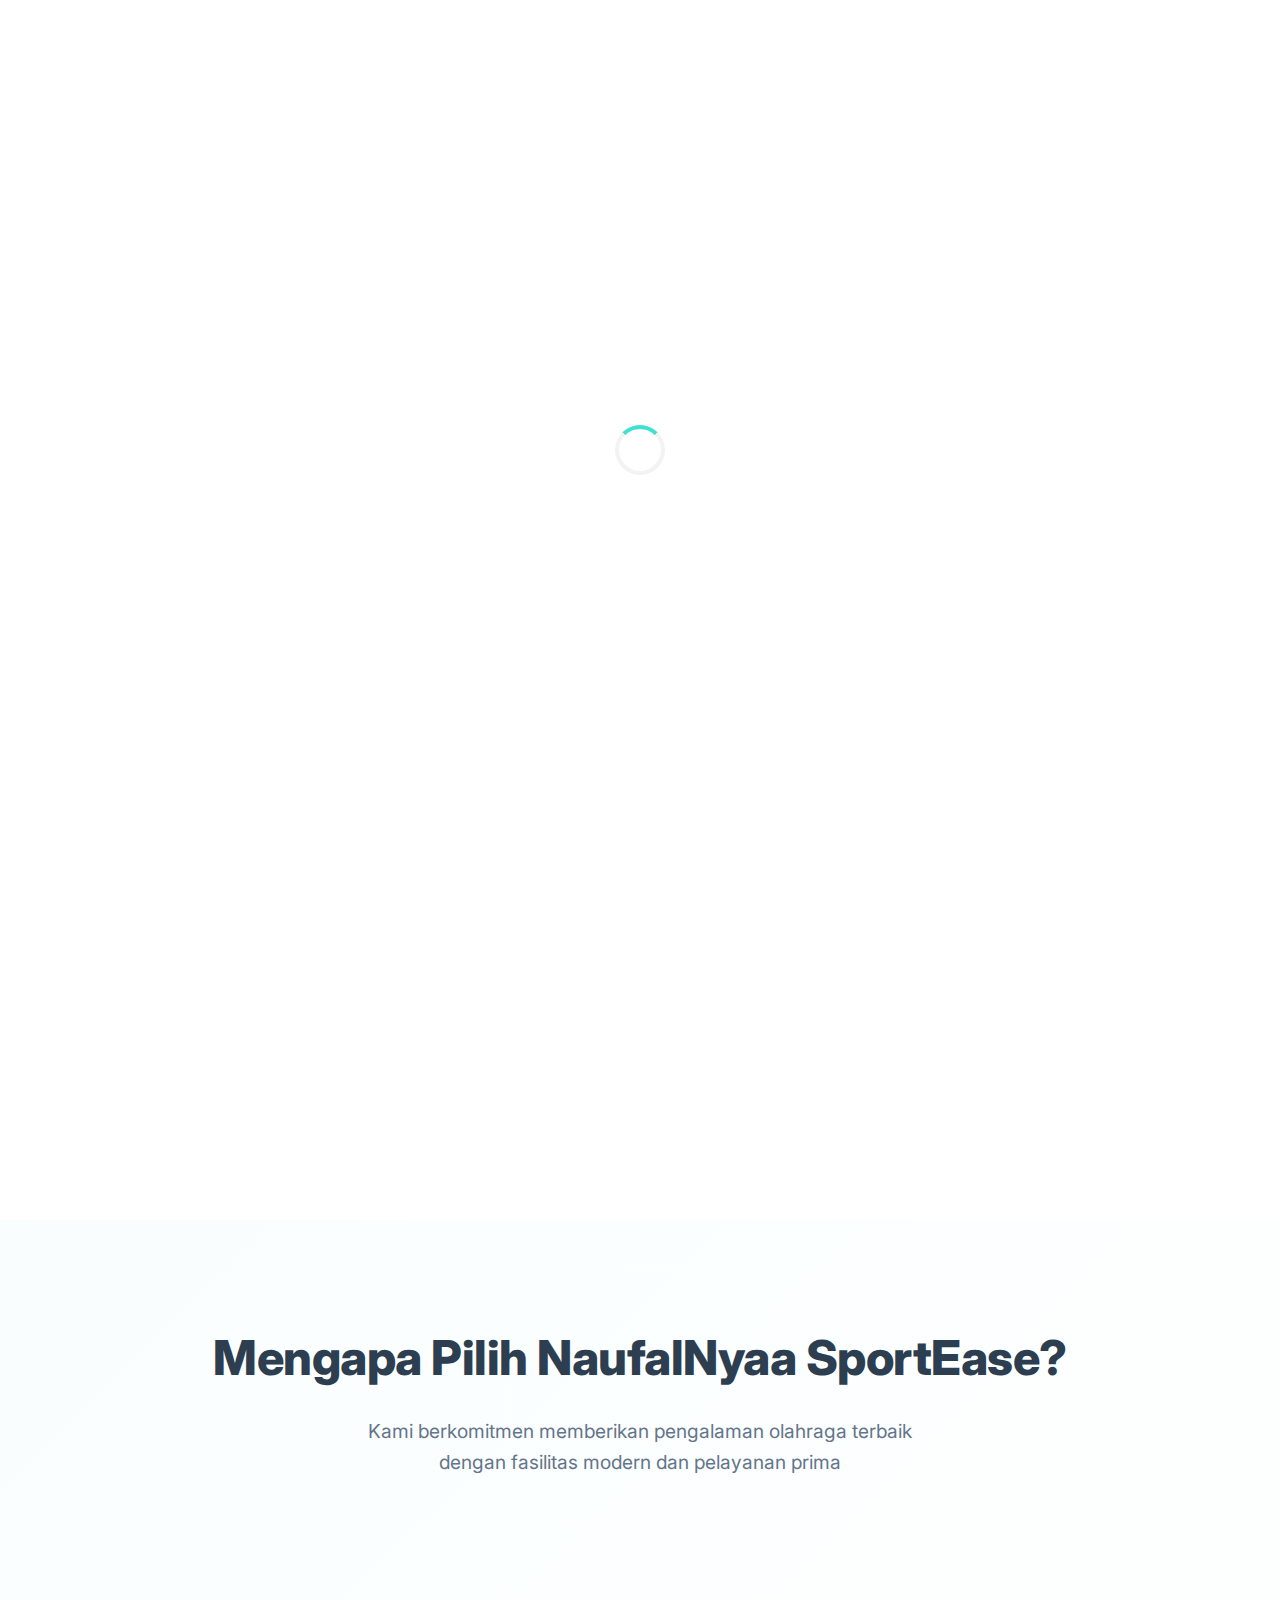
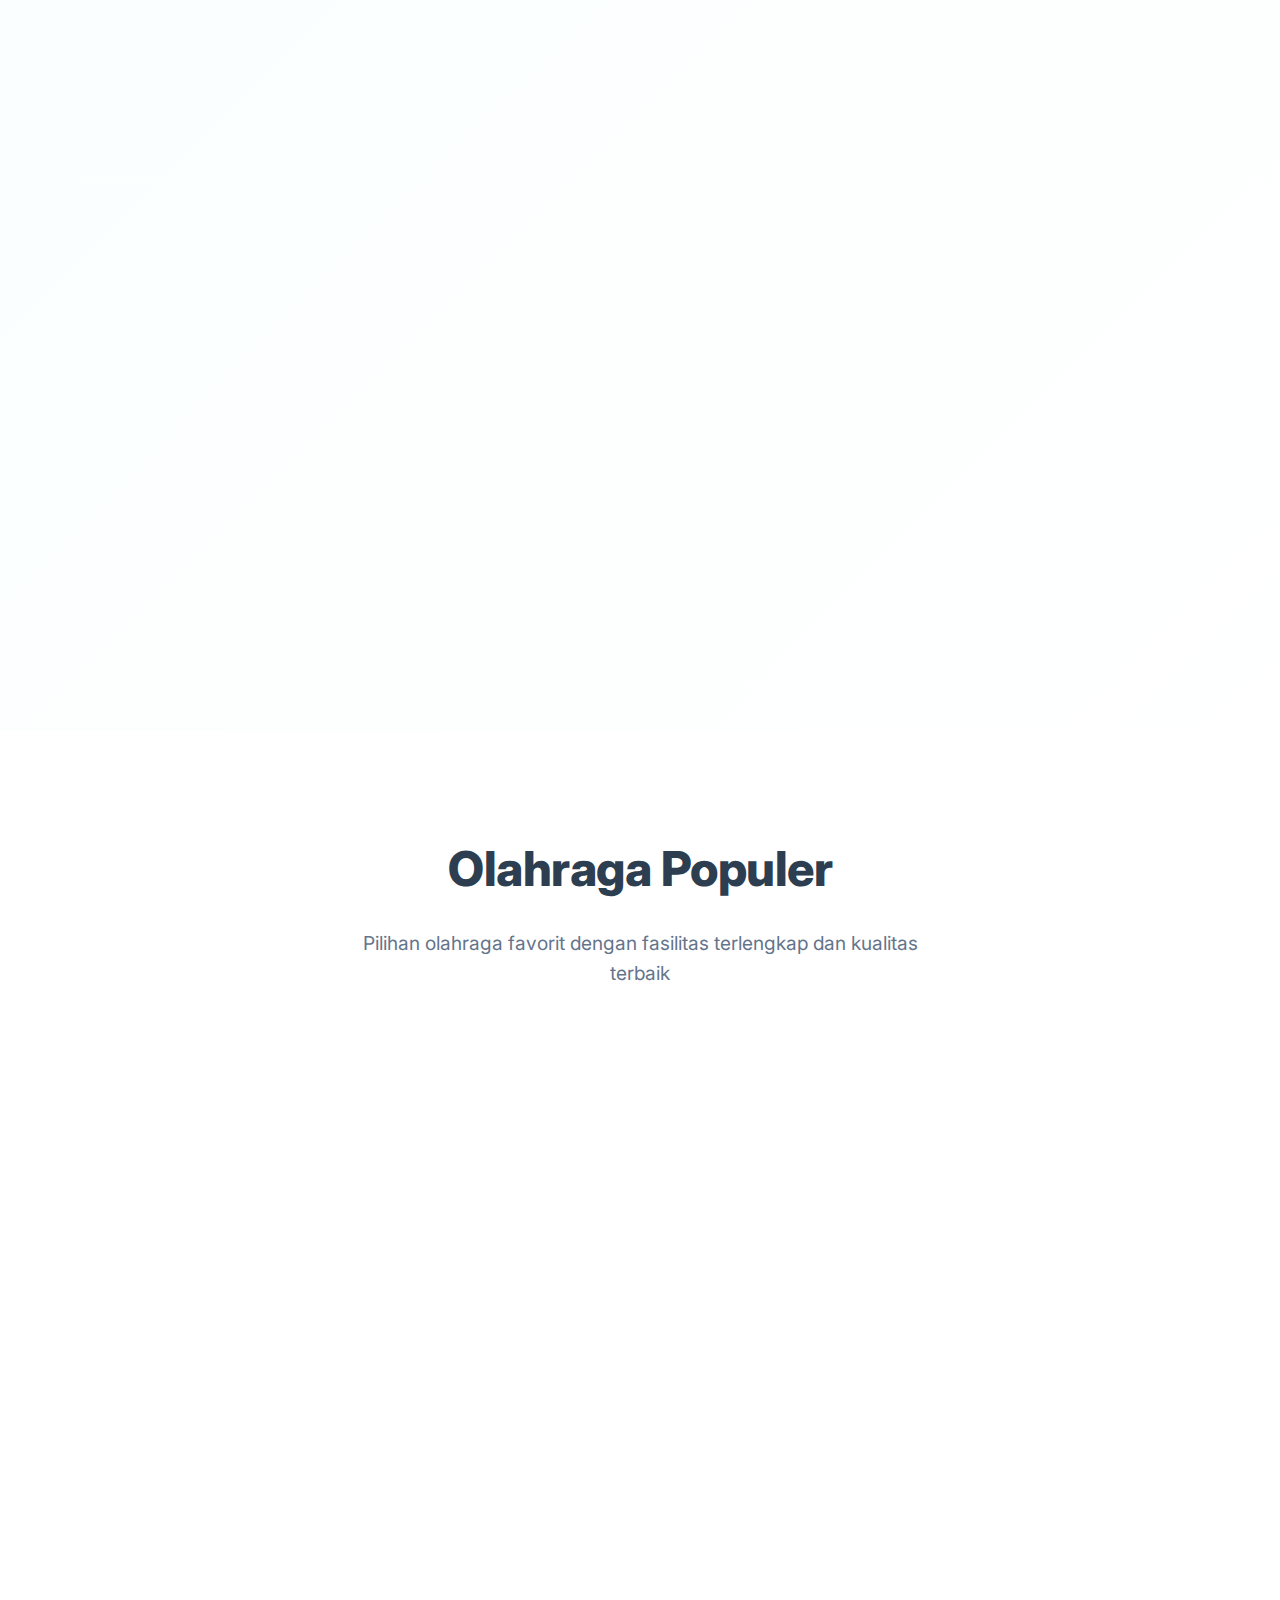
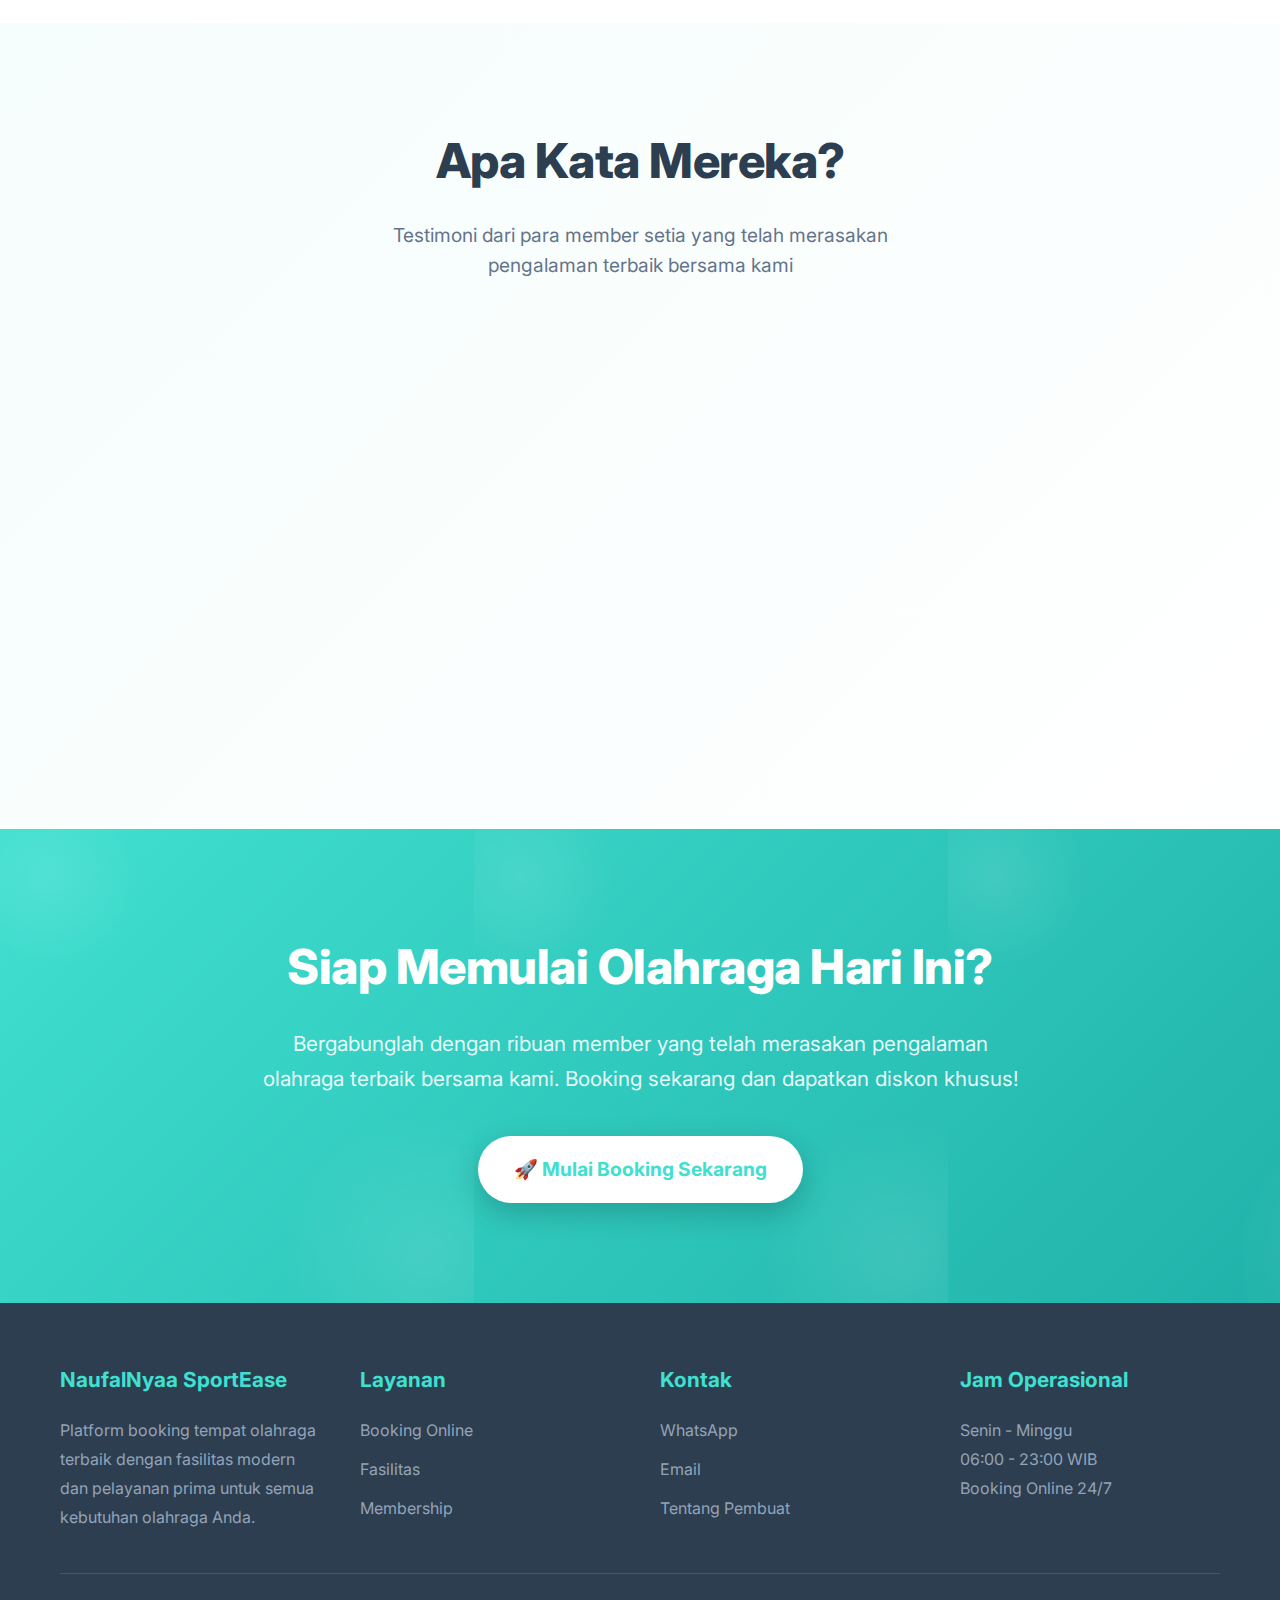
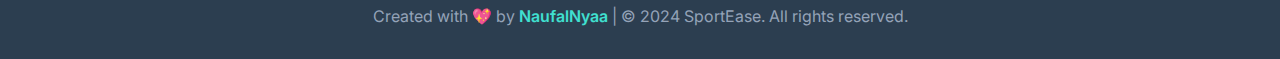
<file: docs/index.html>
<!DOCTYPE html>
<html lang="id">
<head>
    <meta charset="UTF-8">
    <meta name="viewport" content="width=device-width, initial-scale=1.0">
    <title>NaufalNyaa SportEase - Booking Tempat Olahraga Terbaik</title>
    <meta name="description" content="Platform booking tempat olahraga terbaik dengan fasilitas modern dan harga terjangkau. Futsal, Basket, Renang, Gym dan lebih banyak lagi!">
    <link rel="stylesheet" href="assets/css/style.css">
    <link rel="stylesheet" href="assets/css/responsive.css">
    <link rel="preconnect" href="https://fonts.googleapis.com">
    <link rel="preconnect" href="https://fonts.gstatic.com" crossorigin>
    <link href="https://fonts.googleapis.com/css2?family=Inter:wght@300;400;500;600;700;800;900&display=swap" rel="stylesheet">
</head>
<body>
    <!-- Loading Overlay -->
    <div class="loading-overlay" id="loadingOverlay">
        <div class="loading-spinner"></div>
    </div>

    <!-- Navbar -->
    <nav class="navbar-utama" id="navbar">
        <div class="container-navbar">
            <div class="logo">
                <h2><span class="nama-utama">NaufalNyaa</span> <span class="nama-brand">SportEase</span></h2>
            </div>
            <ul class="menu-navigasi">
                <li><a href="index.html" class="aktif">Beranda</a></li>
                <li><a href="booking.html">Booking</a></li>
                <li><a href="fasilitas.html">Fasilitas</a></li>
                <li><a href="author.html">Pembuat</a></li>
                <li><a href="https://wa.me/6289533736447?text=Halo%20saya%20ingin%20bertanya%20tentang%20SportEase" target="_blank">Hubungi</a></li>
                <li><a href="login.html" class="tombol-login-member">Join VIP</a></li>
            </ul>
            <div class="hamburger-menu" id="hamburgerMenu">
                <span></span>
                <span></span>
                <span></span>
            </div>
        </div>
    </nav>

    <!-- Hero Section -->
    <section class="bagian-hero">
        <div class="container-hero">
            <div class="konten-hero">
                <h1>Booking Tempat <span class="highlight">Olahraga</span> Jadi Lebih Mudah</h1>
                <p>Nikmati pengalaman berolahraga terbaik dengan fasilitas lengkap dan modern. Platform booking online yang mudah, cepat, dan terpercaya untuk semua kebutuhan olahraga Anda.</p>
                <div class="tombol-hero">
                    <a href="booking.html" class="tombol-primer">
                        🏃‍♂️ Booking Sekarang
                    </a>
                    <a href="fasilitas.html" class="tombol-sekunder">
                        👀 Lihat Fasilitas
                    </a>
                </div>
            </div>
            <div class="gambar-hero">
                <img src="assets/gambar/utama.png" alt="Fasilitas Olahraga Modern SportEase">
            </div>
        </div>
    </section>

    <!-- Stats Section -->
    <section class="bagian-stats">
        <div class="container-stats">
            <div class="grid-stats">
                <div class="item-stats">
                    <h3>500+</h3>
                    <p>Member Aktif</p>
                </div>
                <div class="item-stats">
                    <h3>6</h3>
                    <p>Jenis Olahraga</p>
                </div>
                <div class="item-stats">
                    <h3>24/7</h3>
                    <p>Layanan Online</p>
                </div>
                <div class="item-stats">
                    <h3>98%</h3>
                    <p>Kepuasan Pelanggan</p>
                </div>
            </div>
        </div>
    </section>

    <!-- Mengapa Pilih Kami -->
    <section class="bagian-mengapa">
        <div class="container-mengapa">
            <h2>Mengapa Pilih NaufalNyaa SportEase?</h2>
            <p class="subtitle">Kami berkomitmen memberikan pengalaman olahraga terbaik dengan fasilitas modern dan pelayanan prima</p>
            <div class="grid-keunggulan">
                <div class="kartu-keunggulan">
                    <div class="ikon-keunggulan">🏆</div>
                    <h3>Fasilitas Premium</h3>
                    <p>Dilengkapi dengan peralatan dan fasilitas olahraga terkini dengan standar internasional untuk pengalaman terbaik</p>
                </div>
                <div class="kartu-keunggulan">
                    <div class="ikon-keunggulan">⚡</div>
                    <h3>Booking Instan</h3>
                    <p>Sistem booking online yang mudah dan cepat, bisa diakses kapan saja dengan konfirmasi real-time</p>
                </div>
                <div class="kartu-keunggulan">
                    <div class="ikon-keunggulan">💰</div>
                    <h3>Harga Terjangkau</h3>
                    <p>Harga yang kompetitif dengan kualitas fasilitas premium, plus berbagai paket member yang menguntungkan</p>
                </div>
                <div class="kartu-keunggulan">
                    <div class="ikon-keunggulan">🔒</div>
                    <h3>Aman & Nyaman</h3>
                    <p>Lingkungan yang aman dan nyaman dengan sistem keamanan 24 jam untuk semua aktivitas olahraga</p>
                </div>
            </div>
        </div>
    </section>

    <!-- Olahraga Populer -->
    <section class="bagian-olahraga">
        <div class="container-olahraga">
            <h2>Olahraga Populer</h2>
            <p class="subtitle">Pilihan olahraga favorit dengan fasilitas terlengkap dan kualitas terbaik</p>
            <div class="grid-olahraga">
                <div class="kartu-olahraga">
                    <div class="gambar-container">
                        <img src="assets/gambar/futsal.png" alt="Lapangan Futsal Premium">
                        <div class="overlay">
                            <div class="overlay-text">Lapangan Indoor Premium<br>Rp 80.000/jam</div>
                        </div>
                    </div>
                    <div class="konten">
                        <h3>Futsal</h3>
                        <p>Lapangan futsal indoor dengan rumput sintetis berkualitas tinggi, pencahayaan LED optimal, dan sistem ventilasi terbaik</p>
                    </div>
                </div>
                <div class="kartu-olahraga">
                    <div class="gambar-container">
                        <img src="assets/gambar/basket.png" alt="Lapangan Basket Standar Internasional">
                        <div class="overlay">
                            <div class="overlay-text">Standar Internasional<br>Rp 60.000/jam</div>
                        </div>
                    </div>
                    <div class="konten">
                        <h3>Basketball</h3>
                        <p>Lapangan basket standar internasional dengan lantai parket berkualitas, ring adjustable, dan pencahayaan optimal</p>
                    </div>
                </div>
                <div class="kartu-olahraga">
                    <div class="gambar-container">
                        <img src="assets/gambar/kolam renang.png" alt="Kolam Renang Bersih">
                        <div class="overlay">
                            <div class="overlay-text">Air Jernih & Bersih<br>Rp 25.000/jam</div>
                        </div>
                    </div>
                    <div class="konten">
                        <h3>Swimming</h3>
                        <p>Kolam renang dengan air jernih, sistem filtrasi modern, berbagai kedalaman untuk semua umur dan tingkat kemampuan</p>
                    </div>
                </div>
            </div>
        </div>
    </section>

    <!-- Testimoni -->
    <section class="bagian-testimoni">
        <div class="container-testimoni">
            <h2>Apa Kata Mereka?</h2>
            <p class="subtitle">Testimoni dari para member setia yang telah merasakan pengalaman terbaik bersama kami</p>
            <div class="grid-testimoni">
                <div class="kartu-testimoni">
                    <p>Fasilitas yang sangat baik dan pelayanan yang memuaskan. Lapangan futsal-nya berkualitas internasional, pasti akan kembali lagi dan merekomendasikan ke teman-teman!</p>
                    <div class="profil-testimoni">
                        <div class="avatar">R</div>
                        <div class="info">
                            <h4>Revan Sabilillah</h4>
                            <p>Atlit Futsal Internasional</p>
                            <span>Member Premium</span>
                        </div>
                    </div>
                </div>
                <div class="kartu-testimoni">
                    <p>Booking online-nya mudah banget, dan tempatnya bersih. Kolam renangnya selalu jernih dan fasilitas pendukungnya lengkap. Recommended banget!</p>
                    <div class="profil-testimoni">
                        <div class="avatar">S</div>
                        <div class="info">
                            <h4>Safira Azzahra</h4>
                            <p>Mahasiswa Fakultas Sains</p>
                            <span>Member Reguler</span>
                        </div>
                    </div>
                </div>
                <div class="kartu-testimoni">
                    <p>Harga terjangkau dengan fasilitas yang lengkap. Gym-nya modern, peralatan lengkap, dan instrukturnya profesional. Worth it banget!</p>
                    <div class="profil-testimoni">
                        <div class="avatar">R</div>
                        <div class="info">
                            <h4>Rio Gunawan</h4>
                            <p>CEO PT.Sukawana Gacor</p>
                            <span>Member VIP</span>
                        </div>
                    </div>
                </div>
            </div>
        </div>
    </section>

    <!-- CTA Section -->
    <section class="bagian-cta">
        <div class="container-cta">
            <h2>Siap Memulai Olahraga Hari Ini?</h2>
            <p>Bergabunglah dengan ribuan member yang telah merasakan pengalaman olahraga terbaik bersama kami. Booking sekarang dan dapatkan diskon khusus!</p>
            <a href="booking.html" class="tombol-cta">
                🚀 Mulai Booking Sekarang
            </a>
        </div>
    </section>

    <!-- Footer -->
    <footer class="footer-utama">
        <div class="container-footer">
            <div class="footer-content">
                <div class="footer-section">
                    <h3>NaufalNyaa SportEase</h3>
                    <p>Platform booking tempat olahraga terbaik dengan fasilitas modern dan pelayanan prima untuk semua kebutuhan olahraga Anda.</p>
                </div>
                <div class="footer-section">
                    <h3>Layanan</h3>
                    <ul>
                        <li><a href="booking.html">Booking Online</a></li>
                        <li><a href="fasilitas.html">Fasilitas</a></li>
                        <li><a href="login.html">Membership</a></li>
                    </ul>
                </div>
                <div class="footer-section">
                    <h3>Kontak</h3>
                    <ul>
                        <li><a href="https://wa.me/6289533736447" target="_blank">WhatsApp</a></li>
                        <li><a href="mailto:info@sportease.com">Email</a></li>
                        <li><a href="author.html">Tentang Pembuat</a></li>
                    </ul>
                </div>
                <div class="footer-section">
                    <h3>Jam Operasional</h3>
                    <p>Senin - Minggu<br>06:00 - 23:00 WIB</p>
                    <p>Booking Online 24/7</p>
                </div>
            </div>
            <div class="footer-bottom">
                <p>Created with <span class="highlight">💖</span> by <span class="highlight">NaufalNyaa</span> | © 2024 SportEase. All rights reserved.</p>
            </div>
        </div>
    </footer>

    <script src="assets/js/script.js"></script>
</body>
</html>
</file>
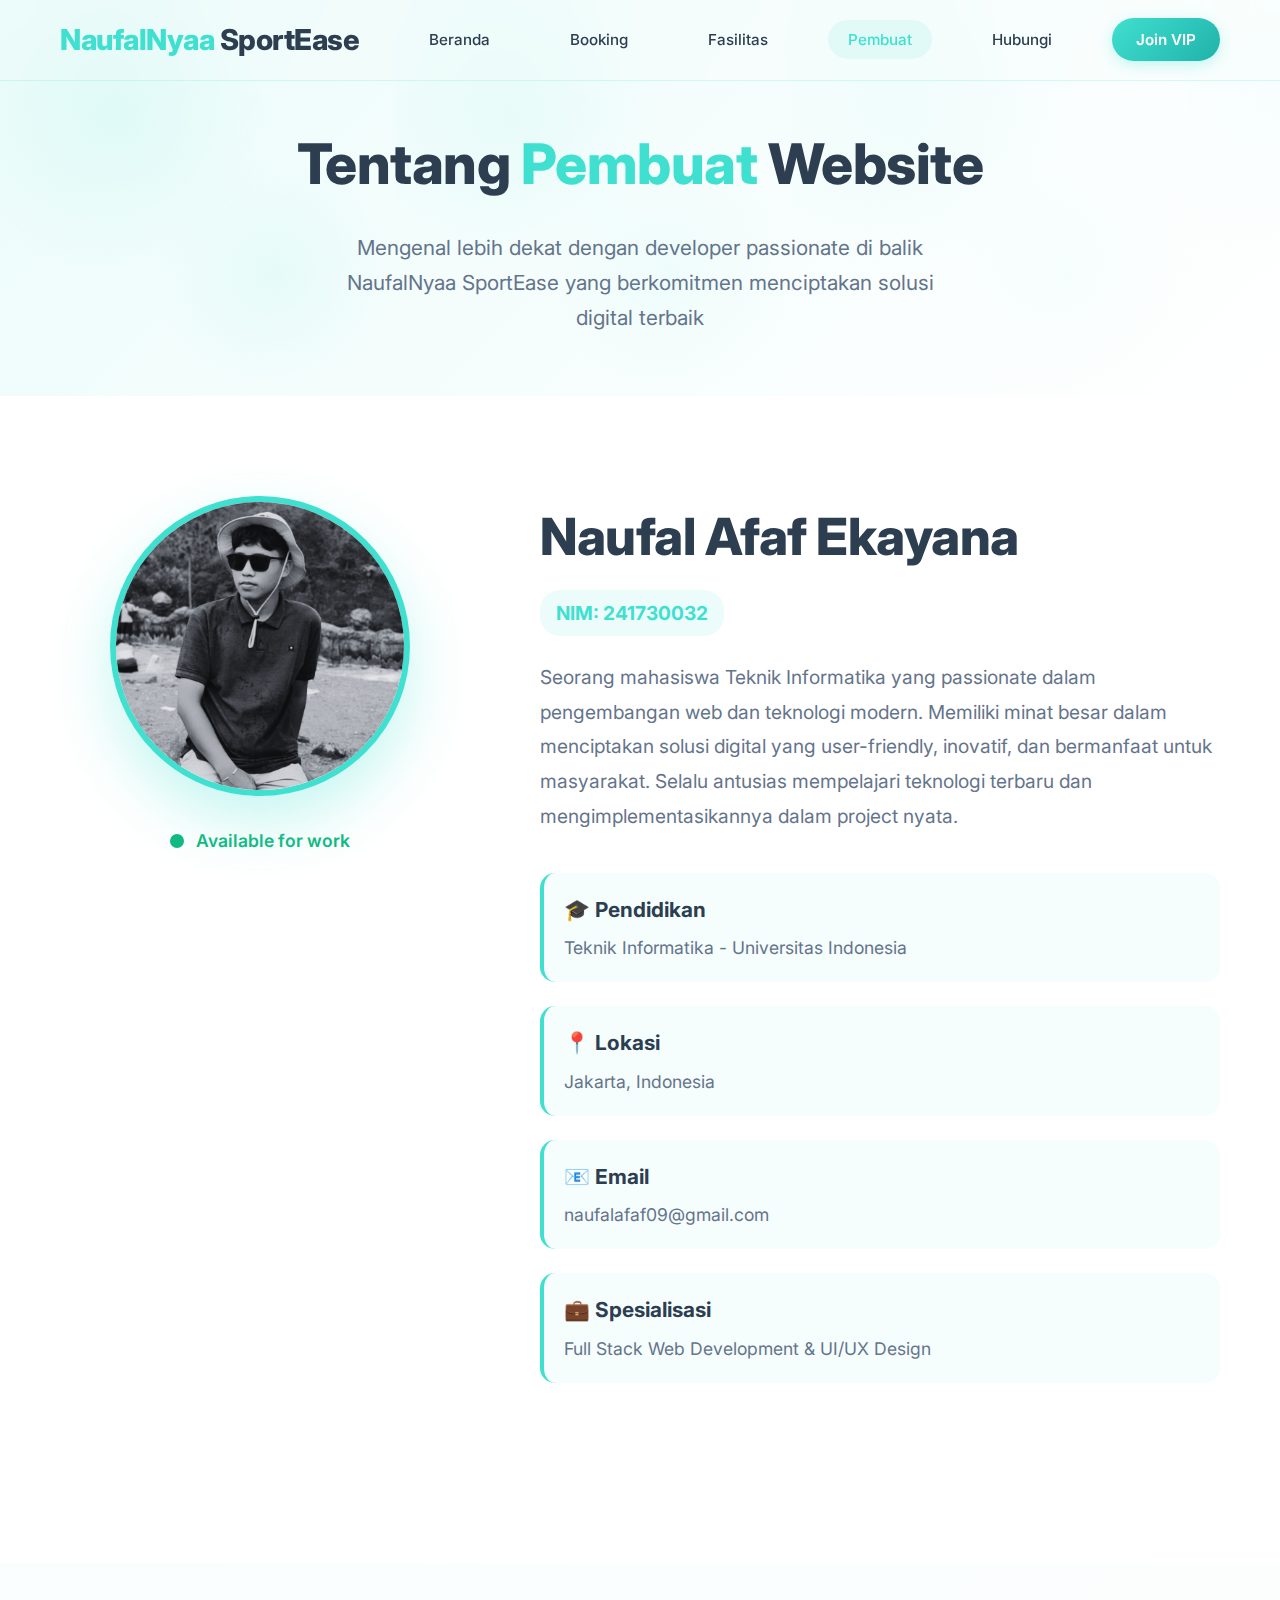
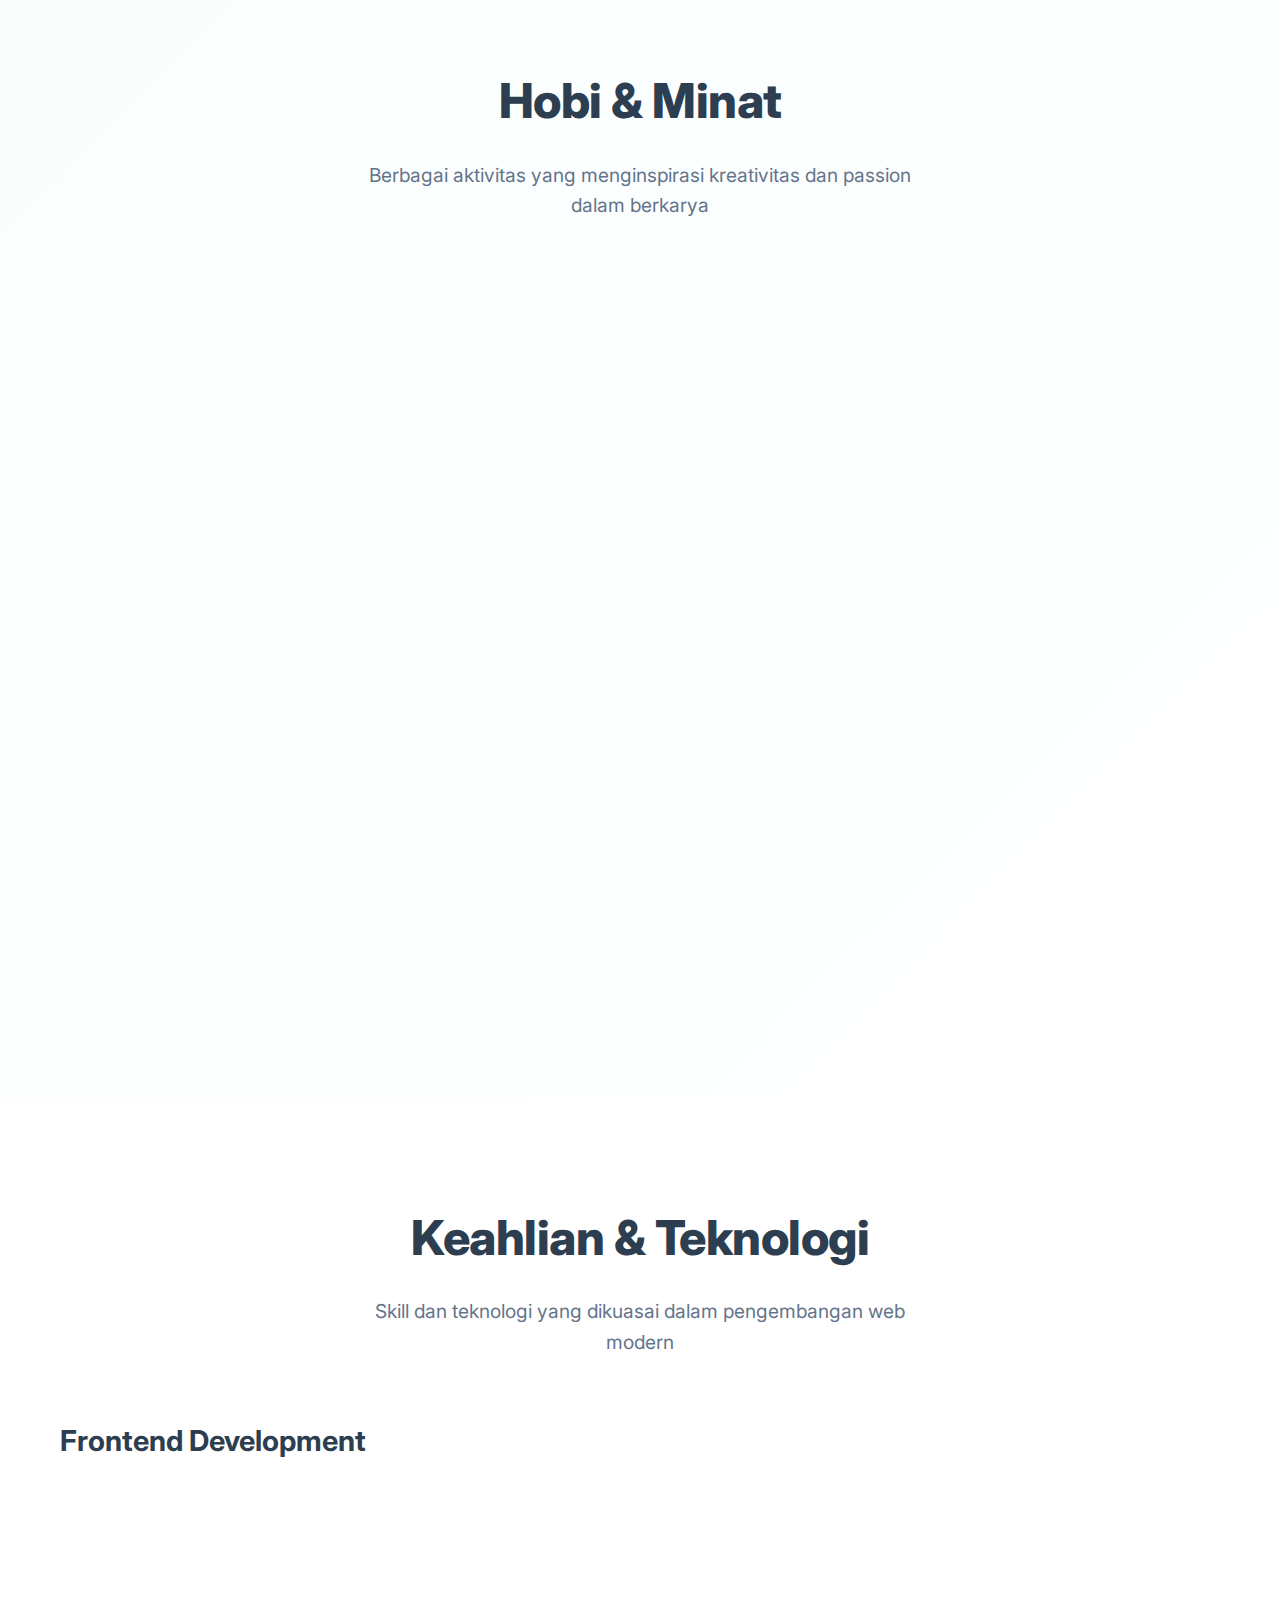
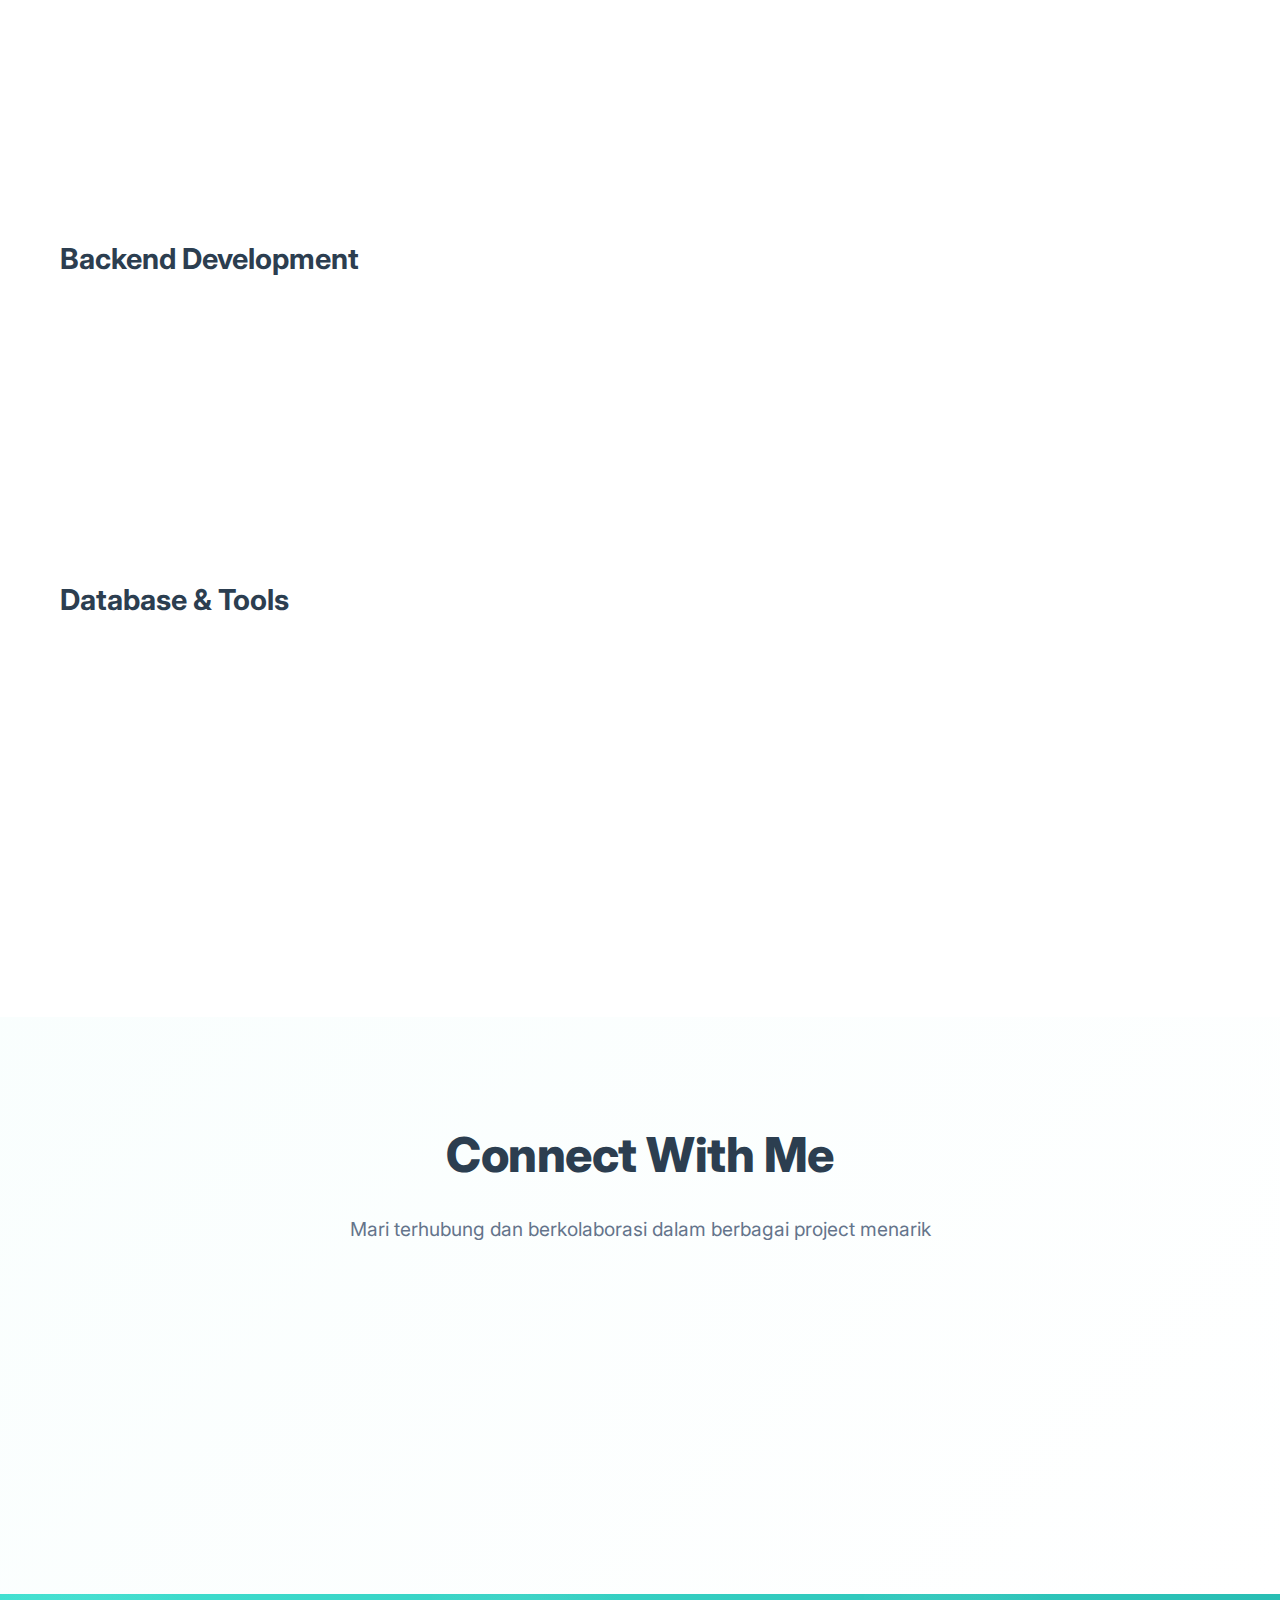
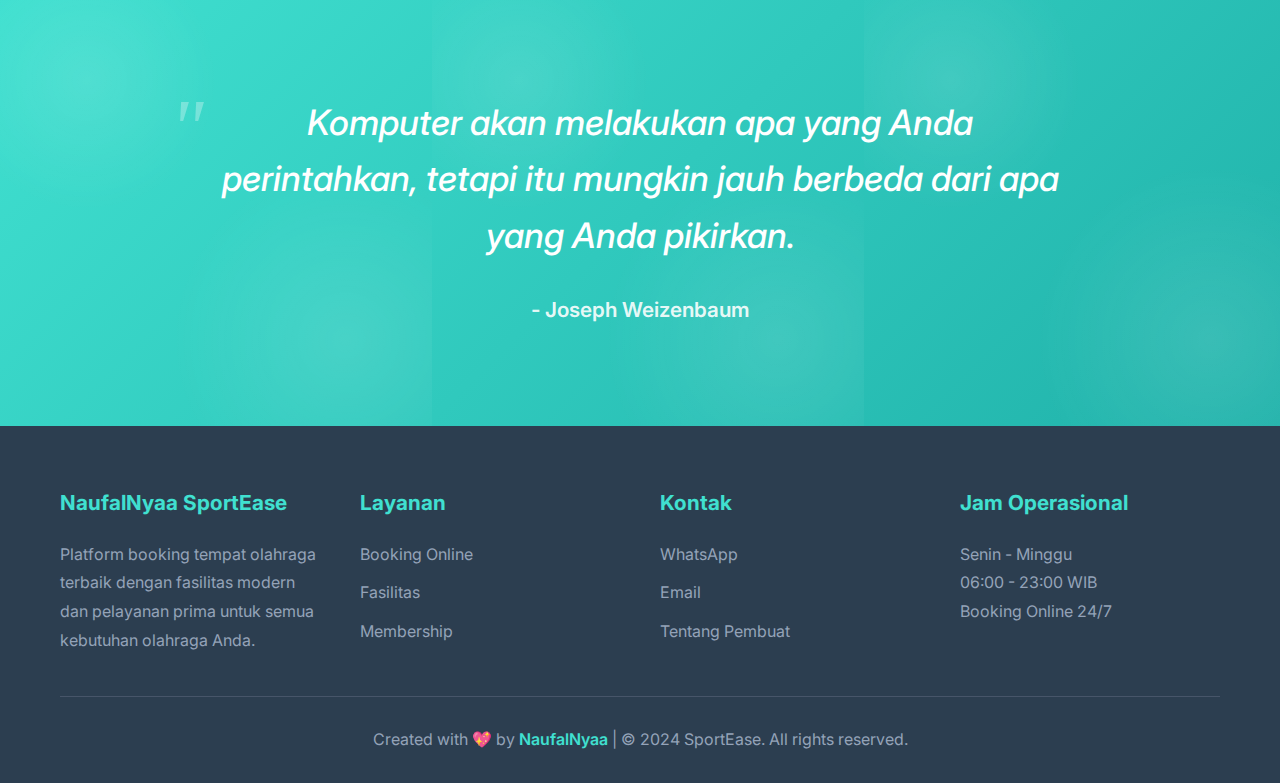
<file: docs/author.html>
<!DOCTYPE html>
<html lang="id">
<head>
    <meta charset="UTF-8">
    <meta name="viewport" content="width=device-width, initial-scale=1.0">
    <title>Tentang Pembuat - NaufalNyaa SportEase</title>
    <meta name="description" content="Mengenal lebih dekat dengan Naufal Afaf Ekayana, developer di balik NaufalNyaa SportEase">
    <link rel="stylesheet" href="assets/css/style.css">
    <link rel="stylesheet" href="assets/css/author-style.css">
    <link rel="stylesheet" href="assets/css/responsive.css">
    <link rel="preconnect" href="https://fonts.googleapis.com">
    <link rel="preconnect" href="https://fonts.gstatic.com" crossorigin>
    <link href="https://fonts.googleapis.com/css2?family=Inter:wght@300;400;500;600;700;800;900&display=swap" rel="stylesheet">
</head>
<body>
    <!-- Navbar -->
    <nav class="navbar-utama" id="navbar">
        <div class="container-navbar">
            <div class="logo">
                <h2><span class="nama-utama">NaufalNyaa</span> <span class="nama-brand">SportEase</span></h2>
            </div>
            <ul class="menu-navigasi">
                <li><a href="index.html">Beranda</a></li>
                <li><a href="booking.html">Booking</a></li>
                <li><a href="fasilitas.html">Fasilitas</a></li>
                <li><a href="author.html" class="aktif">Pembuat</a></li>
                <li><a href="https://wa.me/6289533736447?text=Halo%20saya%20ingin%20bertanya%20tentang%20SportEase" target="_blank">Hubungi</a></li>
                <li><a href="login.html" class="tombol-login-member">Join VIP</a></li>
            </ul>
            <div class="hamburger-menu" id="hamburgerMenu">
                <span></span>
                <span></span>
                <span></span>
            </div>
        </div>
    </nav>

    <!-- Header Author -->
    <section class="header-author">
        <div class="container-header-author">
            <h1>Tentang <span class="highlight">Pembuat</span> Website</h1>
            <p>Mengenal lebih dekat dengan developer passionate di balik NaufalNyaa SportEase yang berkomitmen menciptakan solusi digital terbaik</p>
        </div>
    </section>

    <!-- Profil Author -->
    <section class="bagian-author">
        <div class="container-author">
            <div class="profil-author">
                <div class="foto-author">
                    <div class="foto-author-container">
                        <img src="assets/gambar/profil.png" alt="Naufal Afaf Ekayana - Web Developer">
                    </div>
                    <div class="status-online">
                        <span class="dot-online"></span>
                        Available for work
                    </div>
                </div>
                <div class="info-author">
                    <h1>Naufal Afaf Ekayana</h1>
                    <p class="nim">NIM: 241730032</p>
                    <p class="deskripsi">
                        Seorang mahasiswa Teknik Informatika yang passionate dalam pengembangan web dan teknologi modern.
                        Memiliki minat besar dalam menciptakan solusi digital yang user-friendly, inovatif, dan bermanfaat
                        untuk masyarakat. Selalu antusias mempelajari teknologi terbaru dan mengimplementasikannya dalam project nyata.
                    </p>

                    <div class="detail-info">
                        <div class="info-item">
                            <h3>🎓 Pendidikan</h3>
                            <p>Teknik Informatika - Universitas Indonesia</p>
                        </div>
                        <div class="info-item">
                            <h3>📍 Lokasi</h3>
                            <p>Jakarta, Indonesia</p>
                        </div>
                        <div class="info-item">
                            <h3>📧 Email</h3>
                            <p>naufalafaf09@gmail.com</p>
                        </div>
                        <div class="info-item">
                            <h3>💼 Spesialisasi</h3>
                            <p>Full Stack Web Development & UI/UX Design</p>
                        </div>
                    </div>
                </div>
            </div>
        </div>
    </section>

    <!-- Hobi -->
    <section class="bagian-hobi">
        <div class="container-hobi">
            <h2>Hobi & Minat</h2>
            <p class="subtitle">Berbagai aktivitas yang menginspirasi kreativitas dan passion dalam berkarya</p>
            <div class="grid-hobi">
                <div class="kartu-hobi">
                    <div class="ikon-hobi">💻</div>
                    <h3>Programming</h3>
                    <p>Mengembangkan aplikasi web dan mobile dengan teknologi terkini, selalu excited dengan challenge coding baru</p>
                </div>
                <div class="kartu-hobi">
                    <div class="ikon-hobi">⚽</div>
                    <h3>Olahraga</h3>
                    <p>Aktif bermain futsal, basket, dan berbagai olahraga lainnya untuk menjaga kesehatan dan stamina</p>
                </div>
                <div class="kartu-hobi">
                    <div class="ikon-hobi">📚</div>
                    <h3>Membaca</h3>
                    <p>Gemar membaca buku teknologi, bisnis, dan pengembangan diri untuk terus mengasah kemampuan</p>
                </div>
                <div class="kartu-hobi">
                    <div class="ikon-hobi">🎮</div>
                    <h3>Gaming</h3>
                    <p>Bermain game strategi dan RPG untuk refreshing dan mengasah kemampuan problem solving</p>
                </div>
                <div class="kartu-hobi">
                    <div class="ikon-hobi">📸</div>
                    <h3>Fotografi</h3>
                    <p>Mengabadikan momen indah dan belajar teknik fotografi untuk mengasah mata artistik</p>
                </div>
                <div class="kartu-hobi">
                    <div class="ikon-hobi">🎵</div>
                    <h3>Musik</h3>
                    <p>Mendengarkan berbagai genre musik dan belajar bermain gitar untuk relaksasi dan inspirasi</p>
                </div>
            </div>
        </div>
    </section>

    <!-- Keahlian -->
    <section class="bagian-keahlian">
        <div class="container-keahlian">
            <h2>Keahlian & Teknologi</h2>
            <p class="subtitle">Skill dan teknologi yang dikuasai dalam pengembangan web modern</p>

            <div class="keahlian-kategori">
                <h3>Frontend Development</h3>
                <div class="skill-item">
                    <div class="skill-name">HTML5</div>
                    <div class="skill-bar-container">
                        <div class="skill-bar" data-width="95%" style="--width: 95%"></div>
                    </div>
                    <div class="skill-percentage">95%</div>
                </div>
                <div class="skill-item">
                    <div class="skill-name">CSS3</div>
                    <div class="skill-bar-container">
                        <div class="skill-bar" data-width="90%" style="--width: 90%"></div>
                    </div>
                    <div class="skill-percentage">90%</div>
                </div>
                <div class="skill-item">
                    <div class="skill-name">JavaScript</div>
                    <div class="skill-bar-container">
                        <div class="skill-bar" data-width="85%" style="--width: 85%"></div>
                    </div>
                    <div class="skill-percentage">85%</div>
                </div>
                <div class="skill-item">
                    <div class="skill-name">React</div>
                    <div class="skill-bar-container">
                        <div class="skill-bar" data-width="80%" style="--width: 80%"></div>
                    </div>
                    <div class="skill-percentage">80%</div>
                </div>
            </div>

            <div class="keahlian-kategori">
                <h3>Backend Development</h3>
                <div class="skill-item">
                    <div class="skill-name">Node.js</div>
                    <div class="skill-bar-container">
                        <div class="skill-bar" data-width="75%" style="--width: 75%"></div>
                    </div>
                    <div class="skill-percentage">75%</div>
                </div>
                <div class="skill-item">
                    <div class="skill-name">PHP</div>
                    <div class="skill-bar-container">
                        <div class="skill-bar" data-width="70%" style="--width: 70%"></div>
                    </div>
                    <div class="skill-percentage">70%</div>
                </div>
                <div class="skill-item">
                    <div class="skill-name">Python</div>
                    <div class="skill-bar-container">
                        <div class="skill-bar" data-width="65%" style="--width: 65%"></div>
                    </div>
                    <div class="skill-percentage">65%</div>
                </div>
            </div>

            <div class="keahlian-kategori">
                <h3>Database & Tools</h3>
                <div class="skill-item">
                    <div class="skill-name">MySQL</div>
                    <div class="skill-bar-container">
                        <div class="skill-bar" data-width="80%" style="--width: 80%"></div>
                    </div>
                    <div class="skill-percentage">80%</div>
                </div>
                <div class="skill-item">
                    <div class="skill-name">Git & GitHub</div>
                    <div class="skill-bar-container">
                        <div class="skill-bar" data-width="85%" style="--width: 85%"></div>
                    </div>
                    <div class="skill-percentage">85%</div>
                </div>
                <div class="skill-item">
                    <div class="skill-name">UI/UX Design</div>
                    <div class="skill-bar-container">
                        <div class="skill-bar" data-width="75%" style="--width: 75%"></div>
                    </div>
                    <div class="skill-percentage">75%</div>
                </div>
            </div>
        </div>
    </section>

    <!-- Sosial Media & GitHub -->
    <section class="bagian-sosial">
        <div class="container-sosial">
            <h2>Connect With Me</h2>
            <p class="subtitle">Mari terhubung dan berkolaborasi dalam berbagai project menarik</p>
            <div class="grid-sosial">
                <a href="https://github.com/NaufalNyaa" target="_blank" class="kartu-sosial github">
                    <div class="ikon-sosial">
                        <svg width="32" height="32" viewBox="0 0 24 24" fill="currentColor">
                            <path d="M12 0c-6.626 0-12 5.373-12 12 0 5.302 3.438 9.8 8.207 11.387.599.111.793-.261.793-.577v-2.234c-3.338.726-4.033-1.416-4.033-1.416-.546-1.387-1.333-1.756-1.333-1.756-1.089-.745.083-.729.083-.729 1.205.084 1.839 1.237 1.839 1.237 1.07 1.834 2.807 1.304 3.492.997.107-.775.418-1.305.762-1.604-2.665-.305-5.467-1.334-5.467-5.931 0-1.311.469-2.381 1.236-3.221-.124-.303-.535-1.524.117-3.176 0 0 1.008-.322 3.301 1.23.957-.266 1.983-.399 3.003-.404 1.02.005 2.047.138 3.006.404 2.291-1.552 3.297-1.23 3.297-1.23.653 1.653.242 2.874.118 3.176.77.84 1.235 1.911 1.235 3.221 0 4.609-2.807 5.624-5.479 5.921.43.372.823 1.102.823 2.222v3.293c0 .319.192.694.801.576 4.765-1.589 8.199-6.086 8.199-11.386 0-6.627-5.373-12-12-12z"/>
                        </svg>
                    </div>
                    <div class="info-sosial">
                        <h3>GitHub</h3>
                        <p>@NaufalNyaa</p>
                        <span>Lihat project & repository terbaru</span>
                    </div>
                </a>

                <a href="https://www.instagram.com/alwaysvodka_?igsh=MXYzaTAwc3JvaXhndA==" target="_blank" class="kartu-sosial instagram">
                    <div class="ikon-sosial">
                        <svg width="32" height="32" viewBox="0 0 24 24" fill="currentColor">
                            <path d="M12 2.163c3.204 0 3.584.012 4.85.07 3.252.148 4.771 1.691 4.919 4.919.058 1.265.069 1.645.069 4.849 0 3.205-.012 3.584-.069 4.849-.149 3.225-1.664 4.771-4.919 4.919-1.266.058-1.644.07-4.85.07-3.204 0-3.584-.012-4.849-.07-3.26-.149-4.771-1.699-4.919-4.92-.058-1.265-.07-1.644-.07-4.849 0-3.204.013-3.583.07-4.849.149-3.227 1.664-4.771 4.919-4.919 1.266-.057 1.645-.069 4.849-.069zm0-2.163c-3.259 0-3.667.014-4.947.072-4.358.2-6.78 2.618-6.98 6.98-.059 1.281-.073 1.689-.073 4.948 0 3.259.014 3.668.072 4.948.2 4.358 2.618 6.78 6.98 6.98 1.281.058 1.689.072 4.948.072 3.259 0 3.668-.014 4.948-.072 4.354-.2 6.782-2.618 6.979-6.98.059-1.28.073-1.689.073-4.948 0-3.259-.014-3.667-.072-4.947-.196-4.354-2.617-6.78-6.979-6.98-1.281-.059-1.69-.073-4.949-.073zm0 5.838c-3.403 0-6.162 2.759-6.162 6.162s2.759 6.163 6.162 6.163 6.162-2.759 6.162-6.163c0-3.403-2.759-6.162-6.162-6.162zm0 10.162c-2.209 0-4-1.79-4-4 0-2.209 1.791-4 4-4s4 1.791 4 4c0 2.21-1.791 4-4 4zm6.406-11.845c-.796 0-1.441.645-1.441 1.44s.645 1.44 1.441 1.44c.795 0 1.439-.645 1.439-1.44s-.644-1.44-1.439-1.44z"/>
                        </svg>
                    </div>
                    <div class="info-sosial">
                        <h3>Instagram</h3>
                        <p>@alwaysvodka_</p>
                        <span>Daily life & behind the scenes</span>
                    </div>
                </a>

                <a href="mailto:naufalafaf09@gmail.com" class="kartu-sosial email">
                    <div class="ikon-sosial">
                        <svg width="32" height="32" viewBox="0 0 24 24" fill="currentColor">
                            <path d="M24 5.457v13.909c0 .904-.732 1.636-1.636 1.636h-3.819V11.73L12 16.64l-6.545-4.91v9.273H1.636A1.636 1.636 0 0 1 0 19.366V5.457c0-.904.732-1.636 1.636-1.636h.91L12 10.09l9.455-6.269h.909c.904 0 1.636.732 1.636 1.636z"/>
                        </svg>
                    </div>
                    <div class="info-sosial">
                        <h3>Email</h3>
                        <p>naufalafaf09@gmail.com</p>
                        <span>Let's collaborate on amazing projects</span>
                    </div>
                </a>
            </div>
        </div>
    </section>

    <!-- Quote -->
    <section class="bagian-quote">
        <div class="container-quote">
            <blockquote>
                Komputer akan melakukan apa yang Anda perintahkan, tetapi itu mungkin jauh berbeda dari apa yang Anda pikirkan.
                <cite>- Joseph Weizenbaum</cite>
            </blockquote>
        </div>
    </section>

    <!-- Footer -->
    <footer class="footer-utama">
        <div class="container-footer">
            <div class="footer-content">
                <div class="footer-section">
                    <h3>NaufalNyaa SportEase</h3>
                    <p>Platform booking tempat olahraga terbaik dengan fasilitas modern dan pelayanan prima untuk semua kebutuhan olahraga Anda.</p>
                </div>
                <div class="footer-section">
                    <h3>Layanan</h3>
                    <ul>
                        <li><a href="booking.html">Booking Online</a></li>
                        <li><a href="fasilitas.html">Fasilitas</a></li>
                        <li><a href="login.html">Membership</a></li>
                    </ul>
                </div>
                <div class="footer-section">
                    <h3>Kontak</h3>
                    <ul>
                        <li><a href="https://wa.me/6289533736447" target="_blank">WhatsApp</a></li>
                        <li><a href="mailto:info@sportease.com">Email</a></li>
                        <li><a href="author.html">Tentang Pembuat</a></li>
                    </ul>
                </div>
                <div class="footer-section">
                    <h3>Jam Operasional</h3>
                    <p>Senin - Minggu<br>06:00 - 23:00 WIB</p>
                    <p>Booking Online 24/7</p>
                </div>
            </div>
            <div class="footer-bottom">
                <p>Created with <span class="highlight">💖</span> by <span class="highlight">NaufalNyaa</span> | © 2024 SportEase. All rights reserved.</p>
            </div>
        </div>
    </footer>

    <script src="assets/js/script.js"></script>
</body>
</html>
</file>
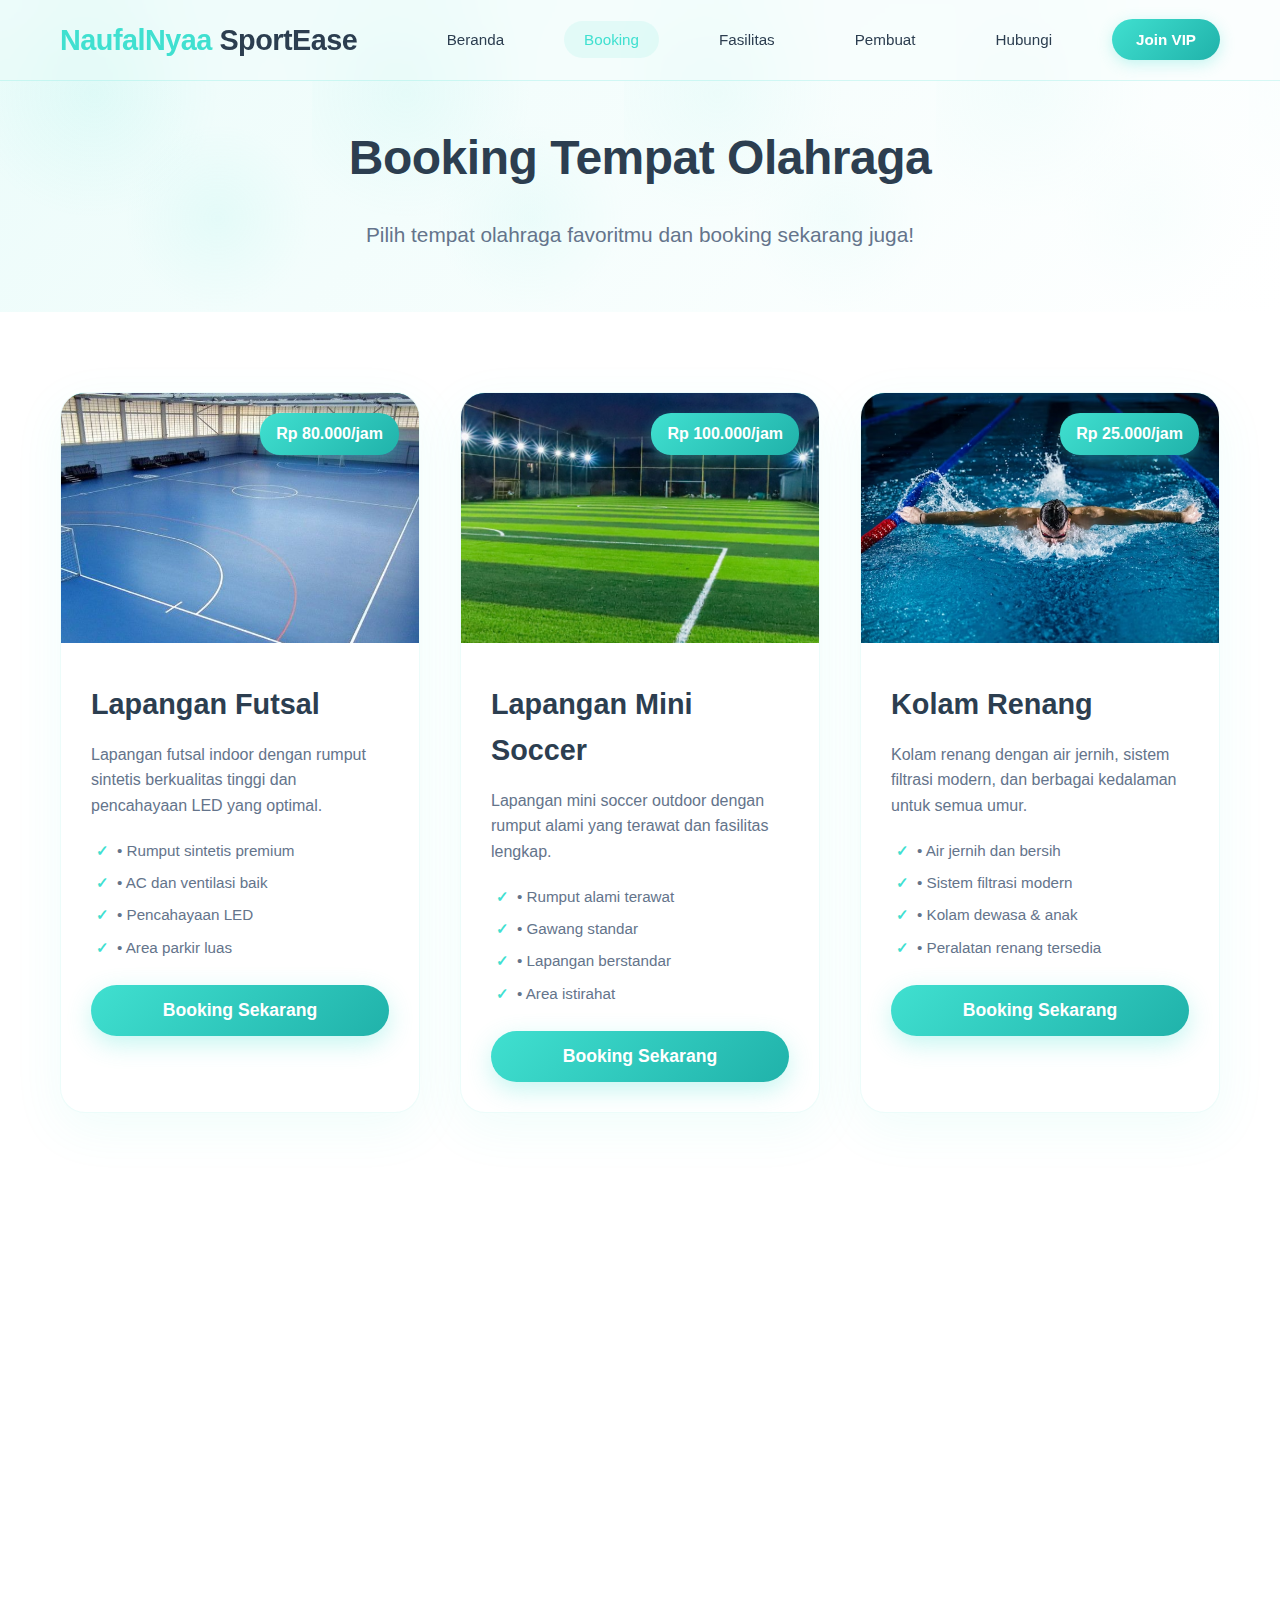
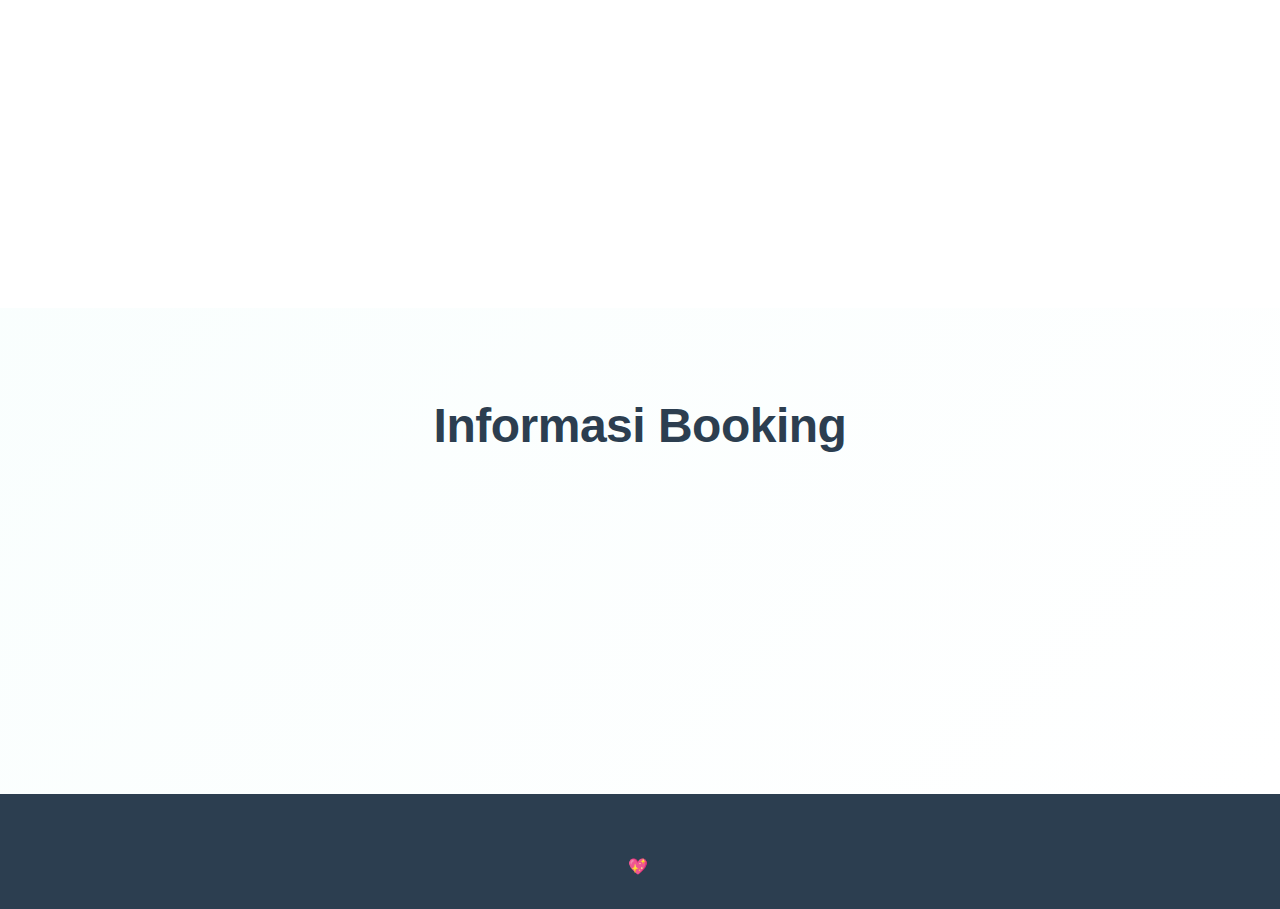
<file: docs/booking.html>
<!DOCTYPE html>
<html lang="id">
<head>
    <meta charset="UTF-8">
    <meta name="viewport" content="width=device-width, initial-scale=1.0">
    <title>Booking - NaufalNyaa SportEase</title>
    <link rel="stylesheet" href="assets/css/style.css">
    <link rel="stylesheet" href="assets/css/booking-style.css">
    <link rel="stylesheet" href="assets/css/responsive.css">
</head>
<body>
    <!-- Navbar -->
    <nav class="navbar-utama">
        <div class="container-navbar">
            <div class="logo">
                <h2><span class="nama-utama">NaufalNyaa</span> <span class="nama-brand">SportEase</span></h2>
            </div>
            <ul class="menu-navigasi">
                <li><a href="index.html">Beranda</a></li>
                <li><a href="booking.html" class="aktif">Booking</a></li>
                <li><a href="fasilitas.html">Fasilitas</a></li>
                <li><a href="author.html">Pembuat</a></li>
                <li><a href="https://wa.me/6289533736447?text=Halo%20saya%20ingin%20booking%20tempat%20olahraga" target="_blank">Hubungi</a></li>
                <li><a href="login.html" class="tombol-login-member">Join VIP</a></li>
            </ul>
            <div class="hamburger-menu">
                <span></span>
                <span></span>
                <span></span>
            </div>
        </div>
    </nav>

    <!-- Header Booking -->
    <section class="header-booking">
        <div class="container-header-booking">
            <h1>Booking Tempat Olahraga</h1>
            <p>Pilih tempat olahraga favoritmu dan booking sekarang juga!</p>
        </div>
    </section>

    <!-- Daftar Tempat Olahraga -->
    <section class="bagian-booking">
        <div class="container-booking">
            <div class="grid-tempat-olahraga">
                <!-- Futsal -->
                <div class="kartu-tempat-olahraga">
                    <div class="gambar-tempat">
                        <img src="assets/gambar/futsal.png" alt="Lapangan Futsal">
                        <div class="label-harga">Rp 80.000/jam</div>
                    </div>
                    <div class="konten-kartu">
                        <h3>Lapangan Futsal</h3>
                        <p>Lapangan futsal indoor dengan rumput sintetis berkualitas tinggi dan pencahayaan LED yang optimal.</p>
                        <ul class="fitur-tempat">
                            <li>• Rumput sintetis premium</li>
                            <li>• AC dan ventilasi baik</li>
                            <li>• Pencahayaan LED</li>
                            <li>• Area parkir luas</li>
                        </ul>
                        <button class="tombol-booking">Booking Sekarang</button>
                    </div>
                </div>

                <!-- Mini Soccer -->
                <div class="kartu-tempat-olahraga">
                    <div class="gambar-tempat">
                        <img src="assets/gambar/minsoc.png" alt="Lapangan Mini Soccer">
                        <div class="label-harga">Rp 100.000/jam</div>
                    </div>
                    <div class="konten-kartu">
                        <h3>Lapangan Mini Soccer</h3>
                        <p>Lapangan mini soccer outdoor dengan rumput alami yang terawat dan fasilitas lengkap.</p>
                        <ul class="fitur-tempat">
                            <li>• Rumput alami terawat</li>
                            <li>• Gawang standar</li>
                            <li>• Lapangan berstandar</li>
                            <li>• Area istirahat</li>
                        </ul>
                        <button class="tombol-booking">Booking Sekarang</button>
                    </div>
                </div>

                <!-- Kolam Renang -->
                <div class="kartu-tempat-olahraga">
                    <div class="gambar-tempat">
                        <img src="assets/gambar/kolam renang.png" alt="Kolam Renang">
                        <div class="label-harga">Rp 25.000/jam</div>
                    </div>
                    <div class="konten-kartu">
                        <h3>Kolam Renang</h3>
                        <p>Kolam renang dengan air jernih, sistem filtrasi modern, dan berbagai kedalaman untuk semua umur.</p>
                        <ul class="fitur-tempat">
                            <li>• Air jernih dan bersih</li>
                            <li>• Sistem filtrasi modern</li>
                            <li>• Kolam dewasa & anak</li>
                            <li>• Peralatan renang tersedia</li>
                        </ul>
                        <button class="tombol-booking">Booking Sekarang</button>
                    </div>
                </div>

                <!-- Gym -->
                <div class="kartu-tempat-olahraga">
                    <div class="gambar-tempat">
                        <img src="assets/gambar/gym.png" alt="Gym">
                        <div class="label-harga">Rp 30.000/jam</div>
                    </div>
                    <div class="konten-kartu">
                        <h3>Gym & Fitness</h3>
                        <p>Pusat kebugaran dengan peralatan modern, AC, dan instruktur berpengalaman.</p>
                        <ul class="fitur-tempat">
                            <li>• Peralatan modern lengkap</li>
                            <li>• AC dan musik</li>
                            <li>• Instruktur tersedia</li>
                            <li>• Area cardio & weight</li>
                        </ul>
                        <button class="tombol-booking">Booking Sekarang</button>
                    </div>
                </div>

                <!-- Basket -->
                <div class="kartu-tempat-olahraga">
                    <div class="gambar-tempat">
                        <img src="assets/gambar/basket.png" alt="Lapangan Basket">
                        <div class="label-harga">Rp 60.000/jam</div>
                    </div>
                    <div class="konten-kartu">
                        <h3>Lapangan Basket</h3>
                        <p>Lapangan basket indoor dengan standar internasional, pencahayaan optimal, dan suasana yang nyaman.</p>
                        <ul class="fitur-tempat">
                            <li>• Standar internasional</li>
                            <li>• Pencahayaan optimal</li>
                            <li>• Lantai parket berkualitas</li>
                            <li>• Ring adjustable</li>
                        </ul>
                        <button class="tombol-booking">Booking Sekarang</button>
                    </div>
                </div>

                <!-- Badminton -->
                <div class="kartu-tempat-olahraga">
                    <div class="gambar-tempat">
                        <img src="assets/gambar/badminton.png" alt="Lapangan Badminton">
                        <div class="label-harga">Rp 40.000/jam</div>
                    </div>
                    <div class="konten-kartu">
                        <h3>Lapangan Badminton</h3>
                        <p>Lapangan badminton indoor dengan lantai karet anti-slip, net berkualitas, dan ventilasi yang baik.</p>
                        <ul class="fitur-tempat">
                            <li>• Lantai karet anti-slip</li>
                            <li>• Net berkualitas tinggi</li>
                            <li>• Pencahayaan standar BWF</li>
                            <li>• Raket tersedia</li>
                        </ul>
                        <button class="tombol-booking">Booking Sekarang</button>
                    </div>
                </div>
            </div>
        </div>
    </section>

    <!-- Info Booking -->
    <section class="bagian-info-booking">
        <div class="container-info-booking">
            <h2>Informasi Booking</h2>
            <div class="grid-info-booking">
                <div class="kartu-info">
                    <h3>📅 Jam Operasional</h3>
                    <p>Senin - Minggu: 06:00 - 23:00 WIB</p>
                </div>
                <div class="kartu-info">
                    <h3>💳 Metode Pembayaran</h3>
                    <p>Cash, Transfer Bank, E-wallet</p>
                </div>
                <div class="kartu-info">
                    <h3>⏰ Booking Minimum</h3>
                    <p>Minimal booking 1 jam</p>
                </div>
                <div class="kartu-info">
                    <h3>📞 Bantuan</h3>
                    <p>Hubungi kami untuk bantuan booking</p>
                </div>
            </div>
        </div>
    </section>

    <!-- Footer -->
    <footer class="footer-utama">
        <div class="container-footer">
            <p>Created By 💖 NaufalNyaa</p>
        </div>
    </footer>

    <script src="assets/js/script.js"></script>
</body>
</html>
</file>
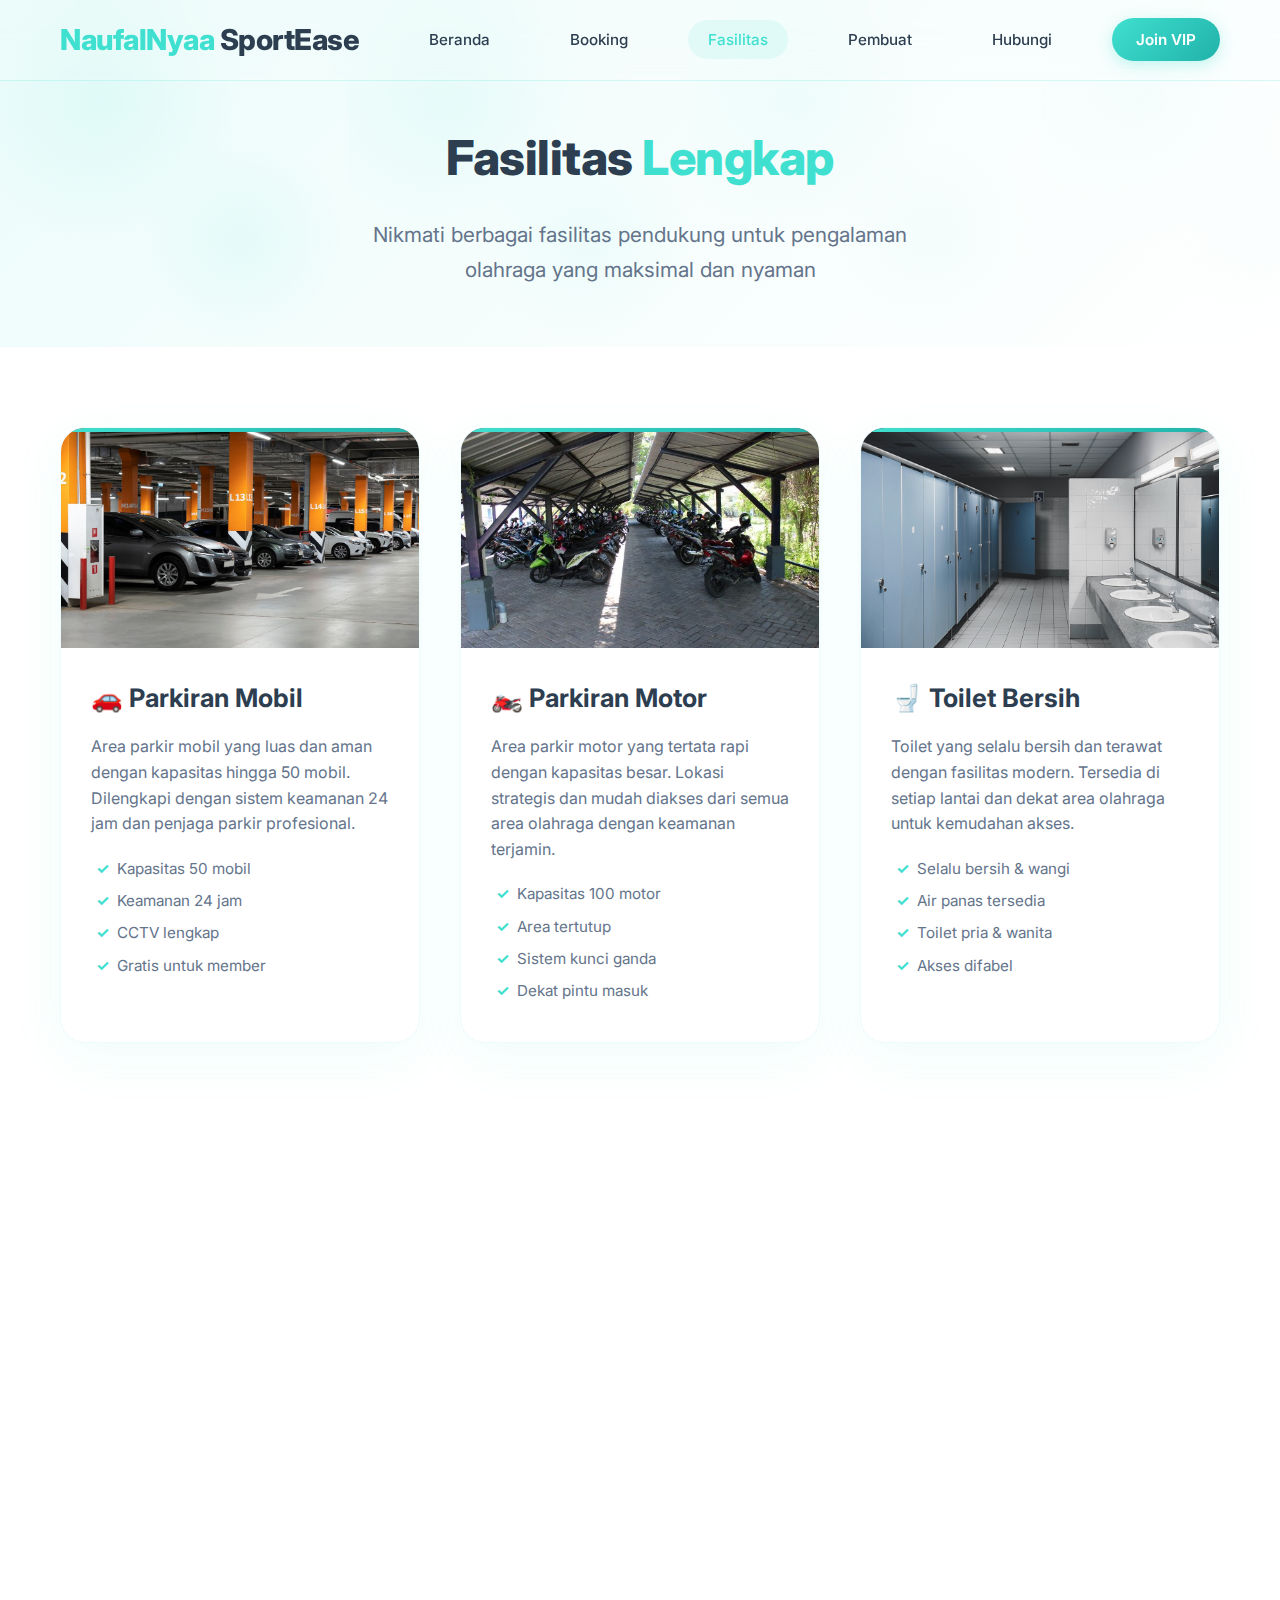
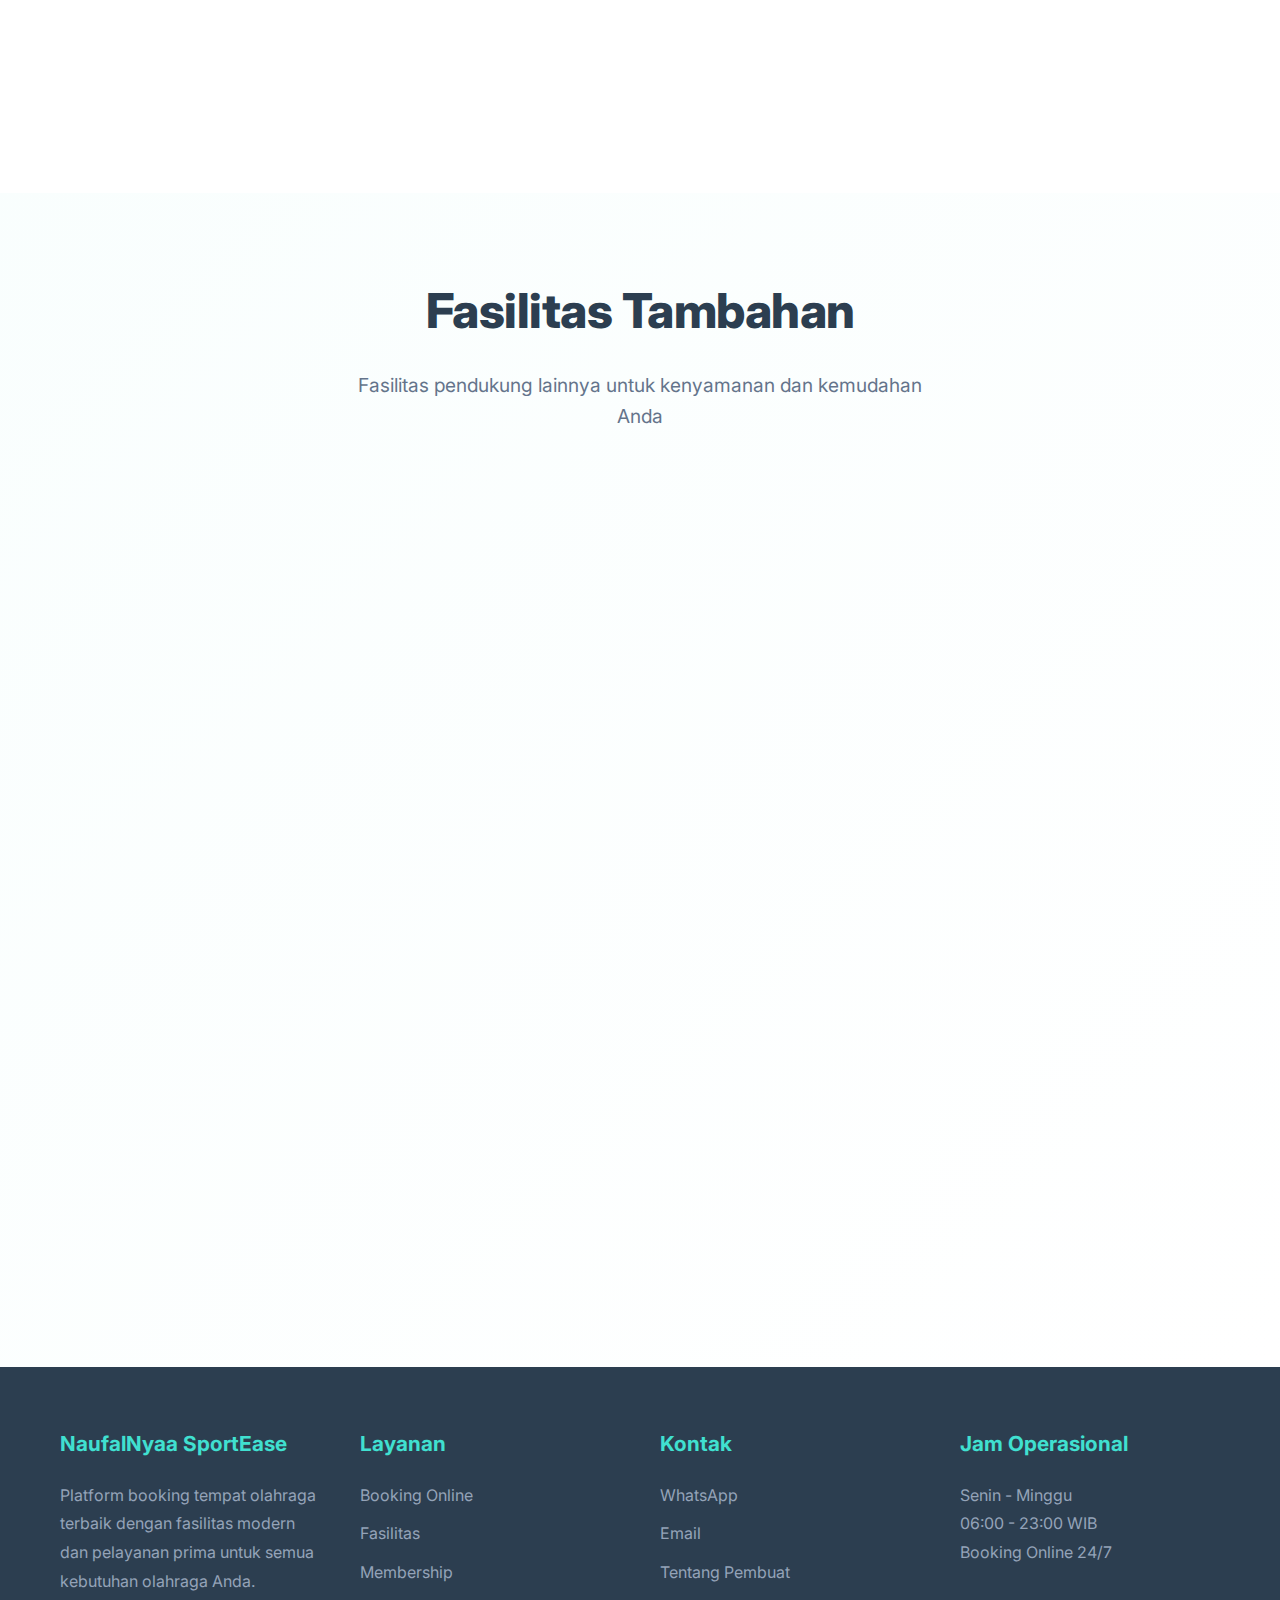
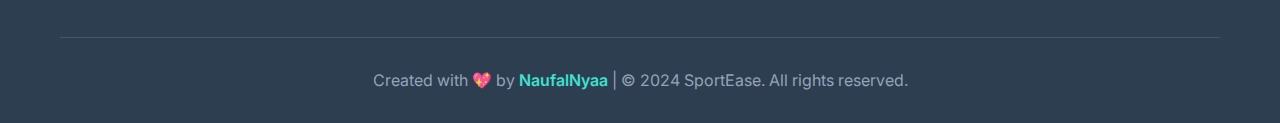
<file: docs/fasilitas.html>
<!DOCTYPE html>
<html lang="id">
<head>
    <meta charset="UTF-8">
    <meta name="viewport" content="width=device-width, initial-scale=1.0">
    <title>Fasilitas - NaufalNyaa SportEase</title>
    <meta name="description" content="Fasilitas lengkap dan modern di NaufalNyaa SportEase untuk pengalaman olahraga yang maksimal">
    <link rel="stylesheet" href="assets/css/style.css">
    <link rel="stylesheet" href="assets/css/fasilitas-style.css">
    <link rel="stylesheet" href="assets/css/responsive.css">
    <link rel="preconnect" href="https://fonts.googleapis.com">
    <link rel="preconnect" href="https://fonts.gstatic.com" crossorigin>
    <link href="https://fonts.googleapis.com/css2?family=Inter:wght@300;400;500;600;700;800;900&display=swap" rel="stylesheet">
</head>
<body>
    <!-- Navbar -->
    <nav class="navbar-utama" id="navbar">
        <div class="container-navbar">
            <div class="logo">
                <h2><span class="nama-utama">NaufalNyaa</span> <span class="nama-brand">SportEase</span></h2>
            </div>
            <ul class="menu-navigasi">
                <li><a href="index.html">Beranda</a></li>
                <li><a href="booking.html">Booking</a></li>
                <li><a href="fasilitas.html" class="aktif">Fasilitas</a></li>
                <li><a href="author.html">Pembuat</a></li>
                <li><a href="https://wa.me/6289533736447?text=Halo%20saya%20ingin%20bertanya%20tentang%20fasilitas" target="_blank">Hubungi</a></li>
                <li><a href="login.html" class="tombol-login-member">Join VIP</a></li>
            </ul>
            <div class="hamburger-menu" id="hamburgerMenu">
                <span></span>
                <span></span>
                <span></span>
            </div>
        </div>
    </nav>

    <!-- Header Fasilitas -->
    <section class="header-fasilitas">
        <div class="container-header-fasilitas">
            <h1>Fasilitas <span class="highlight">Lengkap</span></h1>
            <p>Nikmati berbagai fasilitas pendukung untuk pengalaman olahraga yang maksimal dan nyaman</p>
        </div>
    </section>

    <!-- Daftar Fasilitas -->
    <section class="bagian-fasilitas">
        <div class="container-fasilitas">
            <div class="grid-fasilitas">
                <!-- Parkir Mobil -->
                <div class="kartu-fasilitas">
                    <div class="gambar-fasilitas">
                        <img src="assets/gambar/parmobil.png" alt="Parkiran Mobil Luas">
                    </div>
                    <div class="konten-fasilitas">
                        <h3>🚗 Parkiran Mobil</h3>
                        <p>Area parkir mobil yang luas dan aman dengan kapasitas hingga 50 mobil. Dilengkapi dengan sistem keamanan 24 jam dan penjaga parkir profesional.</p>
                        <ul class="detail-fasilitas">
                            <li>Kapasitas 50 mobil</li>
                            <li>Keamanan 24 jam</li>
                            <li>CCTV lengkap</li>
                            <li>Gratis untuk member</li>
                        </ul>
                    </div>
                </div>

                <!-- Parkir Motor -->
                <div class="kartu-fasilitas">
                    <div class="gambar-fasilitas">
                        <img src="assets/gambar/parmotor.png" alt="Parkiran Motor Aman">
                    </div>
                    <div class="konten-fasilitas">
                        <h3>🏍️ Parkiran Motor</h3>
                        <p>Area parkir motor yang tertata rapi dengan kapasitas besar. Lokasi strategis dan mudah diakses dari semua area olahraga dengan keamanan terjamin.</p>
                        <ul class="detail-fasilitas">
                            <li>Kapasitas 100 motor</li>
                            <li>Area tertutup</li>
                            <li>Sistem kunci ganda</li>
                            <li>Dekat pintu masuk</li>
                        </ul>
                    </div>
                </div>

                <!-- Toilet -->
                <div class="kartu-fasilitas">
                    <div class="gambar-fasilitas">
                        <img src="assets/gambar/toilet.png" alt="Toilet Bersih Modern">
                    </div>
                    <div class="konten-fasilitas">
                        <h3>🚽 Toilet Bersih</h3>
                        <p>Toilet yang selalu bersih dan terawat dengan fasilitas modern. Tersedia di setiap lantai dan dekat area olahraga untuk kemudahan akses.</p>
                        <ul class="detail-fasilitas">
                            <li>Selalu bersih & wangi</li>
                            <li>Air panas tersedia</li>
                            <li>Toilet pria & wanita</li>
                            <li>Akses difabel</li>
                        </ul>
                    </div>
                </div>

                <!-- Ruang Ganti -->
                <div class="kartu-fasilitas">
                    <div class="gambar-fasilitas">
                        <img src="assets/gambar/ruangganti.png" alt="Ruang Ganti Nyaman">
                    </div>
                    <div class="konten-fasilitas">
                        <h3>👔 Ruang Ganti</h3>
                        <p>Ruang ganti yang nyaman dan pribadi dengan loker penyimpanan yang aman. Dilengkapi dengan cermin besar dan tempat duduk yang nyaman.</p>
                        <ul class="detail-fasilitas">
                            <li>Ruang pribadi</li>
                            <li>Loker tersedia</li>
                            <li>Cermin besar</li>
                            <li>AC dan ventilasi</li>
                        </ul>
                    </div>
                </div>

                <!-- Kantin -->
                <div class="kartu-fasilitas">
                    <div class="gambar-fasilitas">
                        <img src="assets/gambar/kantin.png" alt="Kantin Sehat">
                    </div>
                    <div class="konten-fasilitas">
                        <h3>🍽️ Kantin</h3>
                        <p>Kantin dengan menu makanan sehat dan minuman segar. Cocok untuk mengisi energi sebelum atau sesudah berolahraga dengan harga terjangkau.</p>
                        <ul class="detail-fasilitas">
                            <li>Menu makanan sehat</li>
                            <li>Minuman segar</li>
                            <li>Harga terjangkau</li>
                            <li>Area duduk nyaman</li>
                        </ul>
                    </div>
                </div>

                <!-- Tempat Penitipan Barang -->
                <div class="kartu-fasilitas">
                    <div class="gambar-fasilitas">
                        <img src="assets/gambar/loker.png" alt="Loker Penitipan Aman">
                    </div>
                    <div class="konten-fasilitas">
                        <h3>🔒 Tempat Penitipan Barang</h3>
                        <p>Loker penyimpanan yang aman untuk barang berharga Anda. Sistem kunci elektronik untuk keamanan maksimal dengan pengawasan CCTV.</p>
                        <ul class="detail-fasilitas">
                            <li>Loker elektronik</li>
                            <li>Keamanan tinggi</li>
                            <li>Berbagai ukuran</li>
                            <li>Pengawasan CCTV</li>
                        </ul>
                    </div>
                </div>
            </div>
        </div>
    </section>

    <!-- Fasilitas Tambahan -->
    <section class="bagian-fasilitas-tambahan">
        <div class="container-fasilitas-tambahan">
            <h2>Fasilitas <span class="highlight">Tambahan</span></h2>
            <p class="subtitle">Fasilitas pendukung lainnya untuk kenyamanan dan kemudahan Anda</p>
            <div class="grid-fasilitas-tambahan">
                <div class="item-fasilitas-tambahan">
                    <div class="ikon-fasilitas">📶</div>
                    <h3>WiFi Gratis</h3>
                    <p>Koneksi internet cepat dan stabil di semua area untuk tetap terhubung</p>
                </div>
                <div class="item-fasilitas-tambahan">
                    <div class="ikon-fasilitas">❄️</div>
                    <h3>AC & Ventilasi</h3>
                    <p>Suhu ruangan yang selalu sejuk dan nyaman dengan sirkulasi udara optimal</p>
                </div>
                <div class="item-fasilitas-tambahan">
                    <div class="ikon-fasilitas">🎵</div>
                    <h3>Sound System</h3>
                    <p>Sistem audio berkualitas tinggi untuk menambah semangat berolahraga</p>
                </div>
                <div class="item-fasilitas-tambahan">
                    <div class="ikon-fasilitas">🚿</div>
                    <h3>Shower</h3>
                    <p>Kamar mandi dengan shower air panas dan dingin untuk kesegaran setelah olahraga</p>
                </div>
                <div class="item-fasilitas-tambahan">
                    <div class="ikon-fasilitas">🏥</div>
                    <h3>P3K</h3>
                    <p>Kotak P3K lengkap dan petugas terlatih untuk keamanan dan keselamatan</p>
                </div>
                <div class="item-fasilitas-tambahan">
                    <div class="ikon-fasilitas">💡</div>
                    <h3>Pencahayaan LED</h3>
                    <p>Penerangan optimal dengan lampu LED hemat energi dan ramah lingkungan</p>
                </div>
            </div>
        </div>
    </section>

    <!-- Footer -->
    <footer class="footer-utama">
        <div class="container-footer">
            <div class="footer-content">
                <div class="footer-section">
                    <h3>NaufalNyaa SportEase</h3>
                    <p>Platform booking tempat olahraga terbaik dengan fasilitas modern dan pelayanan prima untuk semua kebutuhan olahraga Anda.</p>
                </div>
                <div class="footer-section">
                    <h3>Layanan</h3>
                    <ul>
                        <li><a href="booking.html">Booking Online</a></li>
                        <li><a href="fasilitas.html">Fasilitas</a></li>
                        <li><a href="login.html">Membership</a></li>
                    </ul>
                </div>
                <div class="footer-section">
                    <h3>Kontak</h3>
                    <ul>
                        <li><a href="https://wa.me/6289533736447" target="_blank">WhatsApp</a></li>
                        <li><a href="mailto:info@sportease.com">Email</a></li>
                        <li><a href="author.html">Tentang Pembuat</a></li>
                    </ul>
                </div>
                <div class="footer-section">
                    <h3>Jam Operasional</h3>
                    <p>Senin - Minggu<br>06:00 - 23:00 WIB</p>
                    <p>Booking Online 24/7</p>
                </div>
            </div>
            <div class="footer-bottom">
                <p>Created with <span class="highlight">💖</span> by <span class="highlight">NaufalNyaa</span> | © 2024 SportEase. All rights reserved.</p>
            </div>
        </div>
    </footer>

    <script src="assets/js/script.js"></script>
</body>
</html>
</file>
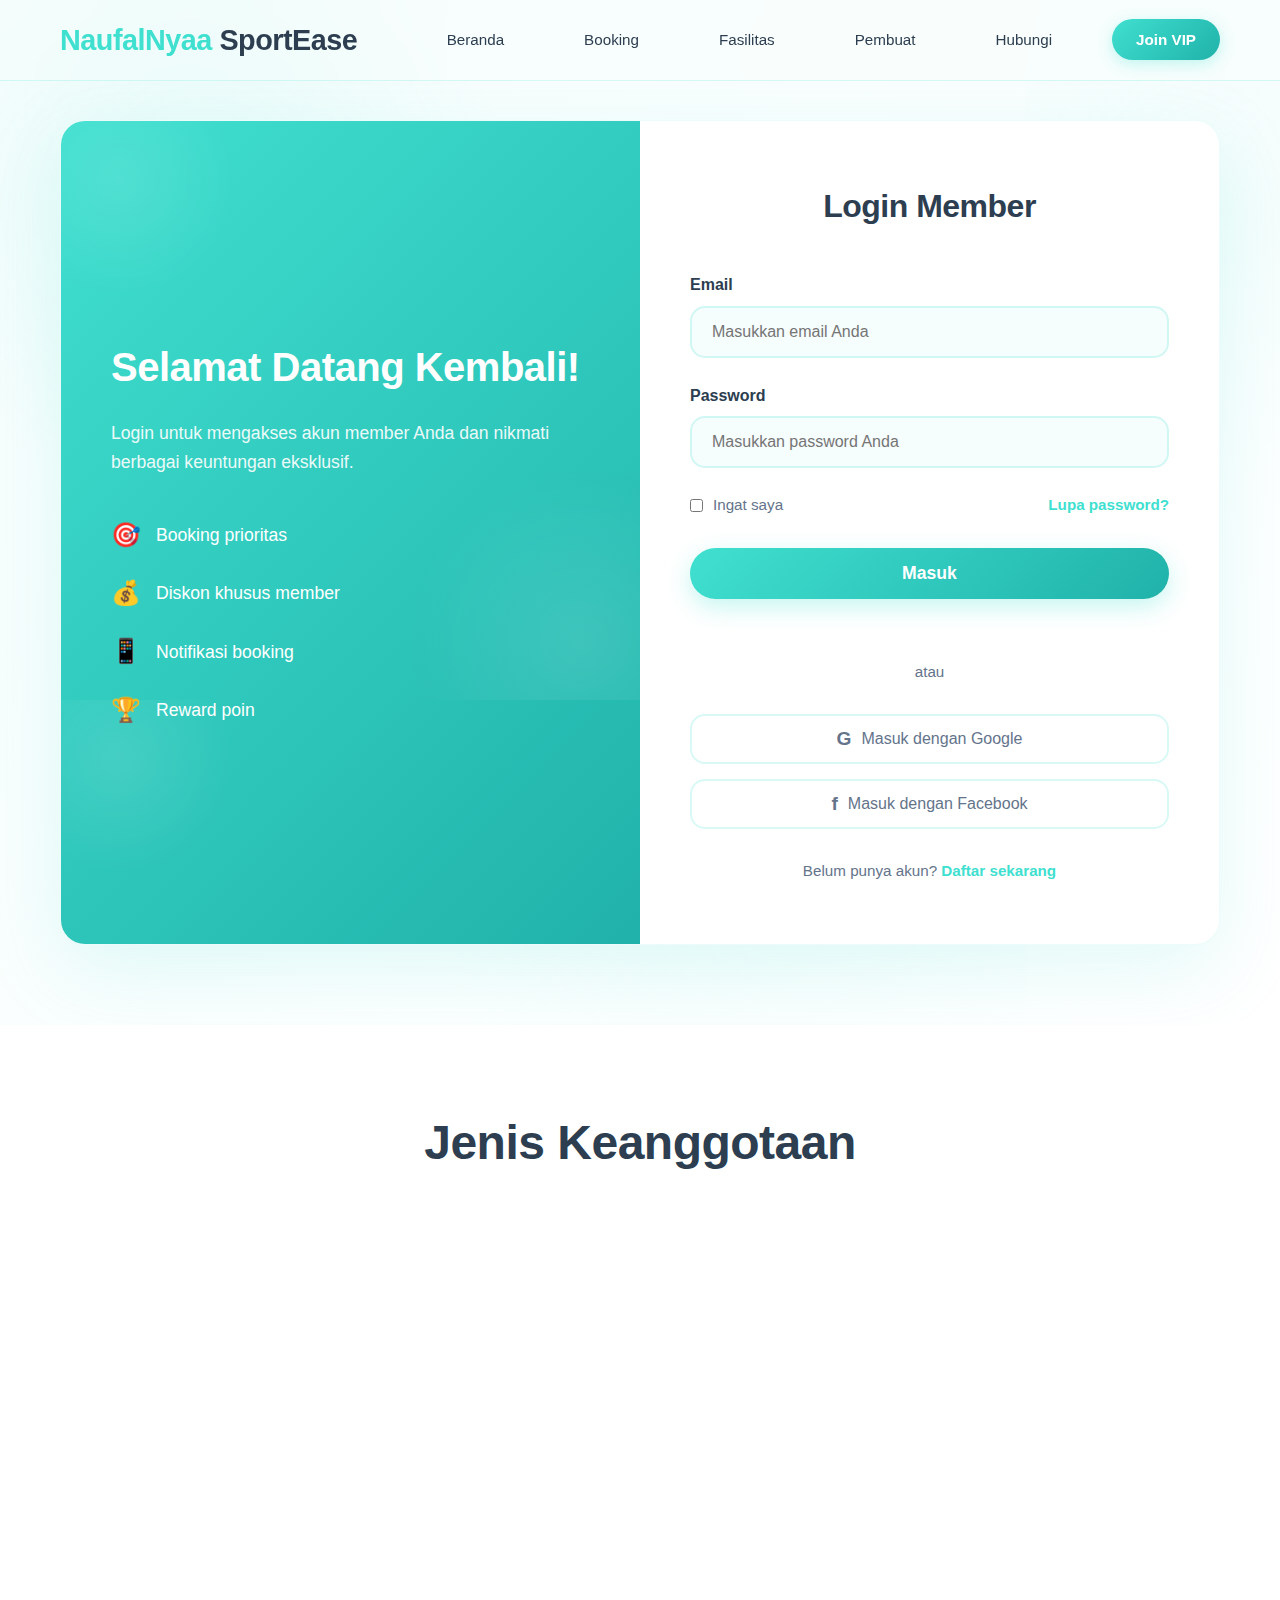
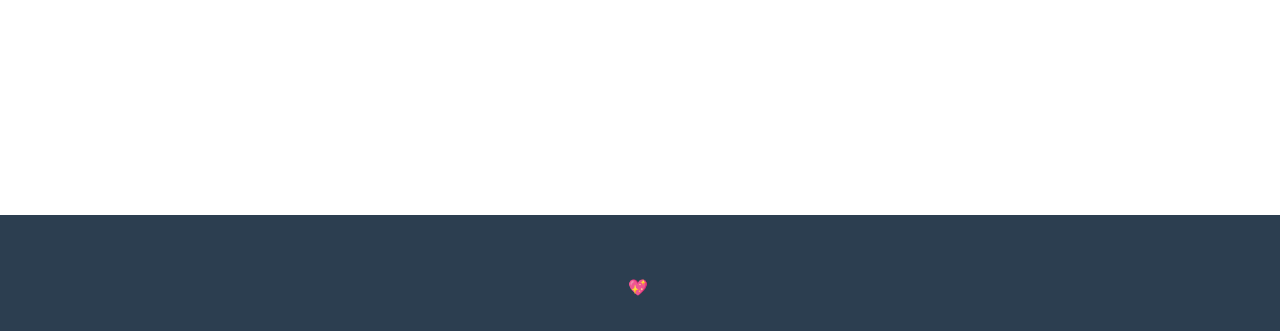
<file: docs/login.html>
<!DOCTYPE html>
<html lang="id">
<head>
    <meta charset="UTF-8">
    <meta name="viewport" content="width=device-width, initial-scale=1.0">
    <title>Login Member - NaufalNyaa SportEase</title>
    <link rel="stylesheet" href="assets/css/style.css">
    <link rel="stylesheet" href="assets/css/login-style.css">
    <link rel="stylesheet" href="assets/css/responsive.css">
</head>
<body>
    <!-- Navbar -->
    <nav class="navbar-utama">
        <div class="container-navbar">
            <div class="logo">
                <h2><span class="nama-utama">NaufalNyaa</span> <span class="nama-brand">SportEase</span></h2>
            </div>
            <ul class="menu-navigasi">
                <li><a href="index.html">Beranda</a></li>
                <li><a href="booking.html">Booking</a></li>
                <li><a href="fasilitas.html">Fasilitas</a></li>
                <li><a href="author.html">Pembuat</a></li>
                <li><a href="https://wa.me/6289533736447?text=Halo%20saya%20ingin%20bertanya%20tentang%20membership" target="_blank">Hubungi</a></li>
                <li><a href="login.html" class="aktif tombol-login-member">Join VIP</a></li>
            </ul>
            <div class="hamburger-menu">
                <span></span>
                <span></span>
                <span></span>
            </div>
        </div>
    </nav>

    <!-- Section Login -->
    <section class="bagian-login">
        <div class="container-login">
            <div class="kotak-login">
                <div class="bagian-kiri">
                    <div class="konten-kiri">
                        <h2>Selamat Datang Kembali!</h2>
                        <p>Login untuk mengakses akun member Anda dan nikmati berbagai keuntungan eksklusif.</p>
                        <div class="keuntungan-member">
                            <div class="item-keuntungan">
                                <span class="ikon">🎯</span>
                                <span>Booking prioritas</span>
                            </div>
                            <div class="item-keuntungan">
                                <span class="ikon">💰</span>
                                <span>Diskon khusus member</span>
                            </div>
                            <div class="item-keuntungan">
                                <span class="ikon">📱</span>
                                <span>Notifikasi booking</span>
                            </div>
                            <div class="item-keuntungan">
                                <span class="ikon">🏆</span>
                                <span>Reward poin</span>
                            </div>
                        </div>
                    </div>
                </div>

                <div class="bagian-kanan">
                    <div class="form-login">
                        <h3>Login Member</h3>
                        <form class="formulir-login" id="form-login">
                            <div class="grup-input">
                                <label for="email">Email</label>
                                <input type="email" id="email" name="email" placeholder="Masukkan email Anda" required>
                            </div>

                            <div class="grup-input">
                                <label for="password">Password</label>
                                <input type="password" id="password" name="password" placeholder="Masukkan password Anda" required>
                            </div>

                            <div class="opsi-login">
                                <label class="checkbox-container">
                                    <input type="checkbox" id="ingat-saya">
                                    <span class="checkmark"></span>
                                    Ingat saya
                                </label>
                                <a href="#" class="lupa-password">Lupa password?</a>
                            </div>

                            <button type="submit" class="tombol-login">Masuk</button>
                        </form>

                        <div class="atau-divider">
                            <span>atau</span>
                        </div>

                        <div class="login-sosial">
                            <button class="tombol-google">
                                <span class="ikon-google">G</span>
                                Masuk dengan Google
                            </button>
                            <button class="tombol-facebook">
                                <span class="ikon-facebook">f</span>
                                Masuk dengan Facebook
                            </button>
                        </div>

                        <div class="link-daftar">
                            <p>Belum punya akun? <a href="#" class="link-registrasi">Daftar sekarang</a></p>
                        </div>
                    </div>
                </div>
            </div>
        </div>
    </section>

    <!-- Section Jenis Member -->
    <section class="bagian-jenis-member">
        <div class="container-jenis-member">
            <h2>Jenis Keanggotaan</h2>
            <div class="grid-member">
                <div class="kartu-member">
                    <div class="header-kartu">
                        <h3>Member Reguler</h3>
                        <div class="harga-member">Gratis</div>
                    </div>
                    <ul class="fitur-member">
                        <li>✓ Booking online</li>
                        <li>✓ Diskon 5%</li>
                        <li>✓ Notifikasi promo</li>
                        <li>✓ History booking</li>
                    </ul>
                    <button class="tombol-pilih-member">Pilih Paket</button>
                </div>

                <div class="kartu-member featured">
                    <div class="label-populer">Populer</div>
                    <div class="header-kartu">
                        <h3>Member Premium</h3>
                        <div class="harga-member">Rp 99.000<span>/bulan</span></div>
                    </div>
                    <ul class="fitur-member">
                        <li>✓ Semua fitur Reguler</li>
                        <li>✓ Diskon 15%</li>
                        <li>✓ Booking prioritas</li>
                        <li>✓ Konsultasi gratis</li>
                        <li>✓ Akses gym 24/7</li>
                    </ul>
                    <button class="tombol-pilih-member">Pilih Paket</button>
                </div>

                <div class="kartu-member">
                    <div class="header-kartu">
                        <h3>Member VIP</h3>
                        <div class="harga-member">Rp 199.000<span>/bulan</span></div>
                    </div>
                    <ul class="fitur-member">
                        <li>✓ Semua fitur Premium</li>
                        <li>✓ Diskon 25%</li>
                        <li>✓ Personal trainer</li>
                        <li>✓ Free towel & loker</li>
                        <li>✓ Guest pass (2x/bulan)</li>
                        <li>✓ Parkir VIP</li>
                    </ul>
                    <button class="tombol-pilih-member">Pilih Paket</button>
                </div>
            </div>
        </div>
    </section>

    <!-- Footer -->
    <footer class="footer-utama">
        <div class="container-footer">
            <p>Created By 💖 NaufalNyaa</p>
        </div>
    </footer>

    <script src="assets/js/script.js"></script>
</body>
</html>
</file>
<file: docs/assets/css/responsive.css>
/* Mobile First - Base styles sudah mobile friendly */

/* Large Desktop (1400px+) */
@media screen and (min-width: 1400px) {
    .container-hero,
    .container-mengapa,
    .container-olahraga,
    .container-testimoni,
    .container-cta,
    .container-footer {
        max-width: 1400px;
    }

    .konten-hero h1 {
        font-size: 4.5rem;
    }

    .grid-keunggulan {
        grid-template-columns: repeat(4, 1fr);
    }
}

/* Desktop (1200px - 1400px) */
@media screen and (max-width: 1400px) {
    .konten-hero h1 {
        font-size: 3.8rem;
    }
}

/* Tablet Large (1024px - 1200px) */
@media screen and (max-width: 1200px) {
    .container-hero {
        gap: 60px;
    }

    .konten-hero h1 {
        font-size: 3.5rem;
    }

    .grid-keunggulan,
    .grid-olahraga,
    .grid-testimoni {
        grid-template-columns: repeat(auto-fit, minmax(300px, 1fr));
        gap: 30px;
    }
}

/* Tablet (768px - 1024px) */
@media screen and (max-width: 1024px) {
    .container-hero {
        gap: 40px;
        grid-template-columns: 1fr;
        text-align: center;
    }

    .konten-hero h1 {
        font-size: 3.2rem;
    }

    .gambar-hero img {
        height: 400px;
    }

    .grid-keunggulan,
    .grid-olahraga,
    .grid-testimoni {
        grid-template-columns: repeat(auto-fit, minmax(280px, 1fr));
        gap: 30px;
    }

    .grid-stats {
        grid-template-columns: repeat(2, 1fr);
        gap: 30px;
    }

    .footer-content {
        grid-template-columns: repeat(2, 1fr);
        gap: 30px;
    }
}

/* Mobile Large (640px - 768px) */
@media screen and (max-width: 768px) {
    /* Navbar Mobile */
    .menu-navigasi {
        position: fixed;
        top: 80px;
        left: -100%;
        width: 100%;
        height: calc(100vh - 80px);
        background: rgba(255, 255, 255, 0.98);
        backdrop-filter: blur(25px);
        -webkit-backdrop-filter: blur(25px);
        flex-direction: column;
        justify-content: flex-start;
        align-items: center;
        padding-top: 60px;
        transition: left 0.4s ease;
        gap: 30px;
        border-right: 1px solid rgba(64, 224, 208, 0.2);
        box-shadow: 0 0 50px rgba(64, 224, 208, 0.1);
    }

    .menu-navigasi.aktif {
        left: 0;
    }

    .menu-navigasi li a {
        font-size: 1.1rem;
        padding: 15px 30px;
        width: 200px;
        text-align: center;
    }

    .hamburger-menu {
        display: flex;
    }

    .hamburger-menu.aktif span:nth-child(1) {
        transform: rotate(-45deg) translate(-5px, 6px);
    }

    .hamburger-menu.aktif span:nth-child(2) {
        opacity: 0;
    }

    .hamburger-menu.aktif span:nth-child(3) {
        transform: rotate(45deg) translate(-5px, -6px);
    }

    /* Hero Section Mobile */
    .bagian-hero {
        padding: 100px 0 60px;
        min-height: 90vh;
    }

    .container-hero {
        grid-template-columns: 1fr;
        gap: 40px;
        text-align: center;
    }

    .konten-hero h1 {
        font-size: 2.8rem;
        line-height: 1.2;
    }

    .konten-hero p {
        font-size: 1.1rem;
    }

    .tombol-hero {
        justify-content: center;
        flex-direction: column;
        align-items: center;
        gap: 15px;
    }

    .tombol-primer,
    .tombol-sekunder {
        width: 100%;
        max-width: 280px;
        text-align: center;
        justify-content: center;
    }

    .gambar-hero img {
        height: 350px;
    }

    /* Stats Section Mobile */
    .grid-stats {
        grid-template-columns: repeat(2, 1fr);
        gap: 20px;
    }

    .item-stats {
        padding: 25px 15px;
    }

    .item-stats h3 {
        font-size: 2rem;
    }

    /* Section Headings Mobile */
    .container-mengapa h2,
    .container-olahraga h2,
    .container-testimoni h2,
    .container-cta h2 {
        font-size: 2.5rem;
        margin-bottom: 16px;
    }

    .container-mengapa .subtitle,
    .container-olahraga .subtitle,
    .container-testimoni .subtitle {
        font-size: 1.1rem;
        margin-bottom: 40px;
    }

    /* Cards Mobile */
    .grid-keunggulan,
    .grid-olahraga,
    .grid-testimoni {
        grid-template-columns: 1fr;
        gap: 25px;
        margin-top: 40px;
    }

    .kartu-keunggulan,
    .kartu-olahraga,
    .kartu-testimoni {
        margin: 0 10px;
    }

    /* CTA Section Mobile */
    .container-cta h2 {
        font-size: 2.2rem;
    }

    .container-cta p {
        font-size: 1.1rem;
    }

    .tombol-cta {
        padding: 16px 32px;
        font-size: 1.1rem;
    }

    /* Footer Mobile */
    .footer-content {
        grid-template-columns: 1fr;
        gap: 30px;
        text-align: center;
    }

    /* Padding Adjustments Mobile */
    .bagian-stats,
    .bagian-mengapa,
    .bagian-olahraga,
    .bagian-testimoni,
    .bagian-cta {
        padding: 80px 0;
    }

    .footer-utama {
        padding: 50px 0 25px;
    }

    /* Container Padding */
    .container-navbar,
    .container-hero,
    .container-stats,
    .container-mengapa,
    .container-olahraga,
    .container-testimoni,
    .container-cta,
    .container-footer {
        padding: 0 20px;
    }
}

/* Mobile Medium (480px - 640px) */
@media screen and (max-width: 640px) {
    .container-navbar {
        height: 70px;
    }

    .logo h2 {
        font-size: 1.6rem;
    }

    .menu-navigasi {
        top: 70px;
        height: calc(100vh - 70px);
        padding-top: 40px;
        gap: 25px;
    }

    .konten-hero h1 {
        font-size: 2.5rem;
    }

    .container-mengapa h2,
    .container-olahraga h2,
    .container-testimoni h2 {
        font-size: 2.2rem;
    }

    .container-cta h2 {
        font-size: 2rem;
    }

    .grid-stats {
        grid-template-columns: 1fr;
        gap: 20px;
    }

    .item-stats h3 {
        font-size: 1.8rem;
    }

    .kartu-keunggulan,
    .kartu-testimoni {
        padding: 30px 25px;
    }

    .kartu-olahraga .konten {
        padding: 25px;
    }

    .kartu-olahraga .gambar-container {
        height: 220px;
    }
}

/* Mobile Small (320px - 480px) */
@media screen and (max-width: 480px) {
    .container-navbar {
        padding: 0 15px;
    }

    .logo h2 {
        font-size: 1.4rem;
    }

    .konten-hero h1 {
        font-size: 2.2rem;
        line-height: 1.3;
    }

    .konten-hero p {
        font-size: 1rem;
    }

    .container-mengapa h2,
    .container-olahraga h2,
    .container-testimoni h2 {
        font-size: 2rem;
    }

    .container-cta h2 {
        font-size: 1.8rem;
    }

    .container-cta p {
        font-size: 1rem;
    }

    .tombol-primer,
    .tombol-sekunder,
    .tombol-cta {
        padding: 14px 28px;
        font-size: 1rem;
    }

    .gambar-hero img {
        height: 300px;
        border-radius: 20px;
    }

    .item-stats {
        padding: 20px 15px;
    }

    .item-stats h3 {
        font-size: 1.6rem;
    }

    .kartu-keunggulan,
    .kartu-testimoni {
        padding: 25px 20px;
        margin: 0 5px;
    }

    .kartu-olahraga .konten {
        padding: 20px;
    }

    .kartu-olahraga .gambar-container {
        height: 200px;
    }

    .ikon-keunggulan {
        font-size: 3rem;
        margin-bottom: 20px;
    }

    .kartu-keunggulan h3 {
        font-size: 1.3rem;
    }

    .kartu-olahraga h3 {
        font-size: 1.4rem;
    }

    /* Container Padding Small Mobile */
    .container-hero,
    .container-stats,
    .container-mengapa,
    .container-olahraga,
    .container-testimoni,
    .container-cta,
    .container-footer {
        padding: 0 15px;
    }

    .bagian-hero,
    .bagian-stats,
    .bagian-mengapa,
    .bagian-olahraga,
    .bagian-testimoni,
    .bagian-cta {
        padding: 60px 0;
    }

    .footer-utama {
        padding: 40px 0 20px;
    }
}

/* Landscape Mobile */
@media screen and (max-height: 500px) and (orientation: landscape) {
    .bagian-hero {
        padding: 80px 0 40px;
        min-height: auto;
    }

    .container-hero {
        gap: 30px;
    }

    .konten-hero h1 {
        font-size: 2.5rem;
    }

    .gambar-hero img {
        height: 280px;
    }

    .menu-navigasi {
        height: calc(100vh - 70px);
        padding-top: 30px;
        gap: 20px;
    }

    .menu-navigasi li a {
        padding: 10px 25px;
        font-size: 1rem;
    }
}

/* High DPI Displays */
@media screen and (-webkit-min-device-pixel-ratio: 2),
       screen and (min-resolution: 192dpi) {
    .navbar-utama {
        border-bottom-width: 0.5px;
    }

    .kartu-keunggulan,
    .kartu-olahraga,
    .kartu-testimoni {
        border: 0.5px solid rgba(64, 224, 208, 0.1);
    }
}

/* Reduced Motion */
@media (prefers-reduced-motion: reduce) {
    * {
        animation-duration: 0.01ms !important;
        animation-iteration-count: 1 !important;
        transition-duration: 0.01ms !important;
    }
    
    .gambar-hero img {
        animation: none;
    }
}

/* Dark Mode Support */
@media (prefers-color-scheme: dark) {
    :root {
        --bg-primary: #1a202c;
        --bg-secondary: #2d3748;
        --text-primary: #f7fafc;
        --text-secondary: #e2e8f0;
    }
}

/* Print Styles */
@media print {
    .navbar-utama,
    .hamburger-menu,
    .tombol-hero,
    .tombol-cta,
    .footer-utama {
        display: none;
    }

    .bagian-hero,
    .bagian-mengapa,
    .bagian-olahraga,
    .bagian-testimoni {
        padding: 20px 0;
        background: white !important;
    }

    .kartu-keunggulan,
    .kartu-olahraga,
    .kartu-testimoni {
        box-shadow: none;
        border: 1px solid #ddd;
        break-inside: avoid;
    }
}
</file>
<file: docs/assets/css/author-style.css>
/* Header Author */
.header-author {
    padding: 120px 0 60px;
    background: linear-gradient(135deg, rgba(64, 224, 208, 0.1) 0%, rgba(255, 255, 255, 0.9) 100%);
    text-align: center;
    position: relative;
    overflow: hidden;
}

.header-author::before {
    content: '';
    position: absolute;
    top: 0;
    left: 0;
    right: 0;
    bottom: 0;
    background: url('data:image/svg+xml,<svg xmlns="http://www.w3.org/2000/svg" viewBox="0 0 1000 1000"><defs><radialGradient id="c" cx="50%" cy="50%"><stop offset="0%" stop-color="%2340e0d0" stop-opacity="0.1"/><stop offset="100%" stop-color="%2340e0d0" stop-opacity="0"/></radialGradient></defs><circle cx="300" cy="300" r="400" fill="url(%23c)"/><circle cx="700" cy="700" r="300" fill="url(%23c)"/></svg>');
    z-index: -1;
}

.container-header-author {
    max-width: 1200px;
    margin: 0 auto;
    padding: 0 20px;
    position: relative;
    z-index: 2;
}

.header-author h1 {
    font-size: 3.5rem;
    color: #2c3e50;
    margin-bottom: 20px;
    font-weight: 800;
    letter-spacing: -0.5px;
}

.header-author .highlight {
    color: #40e0d0;
}

.header-author p {
    font-size: 1.3rem;
    color: #64748b;
    max-width: 600px;
    margin: 0 auto;
    line-height: 1.7;
}

/* Bagian Author */
.bagian-author {
    padding: 100px 0;
    background: white;
}

.container-author {
    max-width: 1200px;
    margin: 0 auto;
    padding: 0 20px;
}

.profil-author {
    display: grid;
    grid-template-columns: 400px 1fr;
    gap: 80px;
    align-items: start;
    margin-bottom: 80px;
}

.foto-author {
    text-align: center;
    position: relative;
}

.foto-author-container {
    position: relative;
    display: inline-block;
}

.foto-author img {
    width: 300px;
    height: 300px;
    border-radius: 50%;
    object-fit: cover;
    border: 6px solid #40e0d0;
    box-shadow: 0 25px 60px rgba(64, 224, 208, 0.3);
    transition: all 0.3s ease;
}

.foto-author img:hover {
    transform: scale(1.05);
    box-shadow: 0 35px 80px rgba(64, 224, 208, 0.4);
}

.status-online {
    margin-top: 24px;
    display: flex;
    align-items: center;
    justify-content: center;
    gap: 12px;
    color: #10b981;
    font-weight: 600;
    font-size: 1.1rem;
}

.dot-online {
    width: 14px;
    height: 14px;
    background: #10b981;
    border-radius: 50%;
    animation: pulse 2s infinite;
}

@keyframes pulse {
    0% {
        box-shadow: 0 0 0 0 rgba(16, 185, 129, 0.7);
    }
    70% {
        box-shadow: 0 0 0 15px rgba(16, 185, 129, 0);
    }
    100% {
        box-shadow: 0 0 0 0 rgba(16, 185, 129, 0);
    }
}

.info-author h1 {
    font-size: 3.2rem;
    color: #2c3e50;
    margin-bottom: 12px;
    font-weight: 800;
    letter-spacing: -0.5px;
}

.nim {
    font-size: 1.2rem;
    color: #40e0d0;
    font-weight: 700;
    margin-bottom: 24px;
    padding: 8px 16px;
    background: rgba(64, 224, 208, 0.1);
    border-radius: 20px;
    display: inline-block;
}

.deskripsi {
    font-size: 1.2rem;
    color: #64748b;
    line-height: 1.8;
    margin-bottom: 40px;
}

.detail-info {
    display: grid;
    gap: 24px;
}

.info-item {
    padding: 20px;
    background: rgba(64, 224, 208, 0.05);
    border-radius: 15px;
    border-left: 4px solid #40e0d0;
    transition: all 0.3s ease;
}

.info-item:hover {
    background: rgba(64, 224, 208, 0.1);
    transform: translateX(5px);
}

.info-item h3 {
    font-size: 1.3rem;
    color: #2c3e50;
    margin-bottom: 8px;
    font-weight: 700;
}

.info-item p {
    color: #64748b;
    font-size: 1.1rem;
    margin: 0;
}

/* Bagian Hobi */
.bagian-hobi {
    padding: 100px 0;
    background: linear-gradient(135deg, rgba(64, 224, 208, 0.03) 0%, rgba(255, 255, 255, 1) 100%);
}

.container-hobi {
    max-width: 1200px;
    margin: 0 auto;
    padding: 0 20px;
    text-align: center;
}

.container-hobi h2 {
    font-size: 3rem;
    color: #2c3e50;
    margin-bottom: 20px;
    font-weight: 800;
    letter-spacing: -0.5px;
}

.container-hobi .subtitle {
    font-size: 1.2rem;
    color: #64748b;
    margin-bottom: 60px;
    max-width: 600px;
    margin-left: auto;
    margin-right: auto;
}

.grid-hobi {
    display: grid;
    grid-template-columns: repeat(auto-fit, minmax(300px, 1fr));
    gap: 30px;
    margin-top: 60px;
}

.kartu-hobi {
    background: white;
    padding: 40px 30px;
    border-radius: 25px;
    box-shadow: 0 15px 50px rgba(64, 224, 208, 0.08);
    transition: all 0.3s ease;
    border: 1px solid rgba(64, 224, 208, 0.1);
    text-align: center;
    position: relative;
    overflow: hidden;
}

.kartu-hobi::before {
    content: '';
    position: absolute;
    top: 0;
    left: 0;
    right: 0;
    height: 4px;
    background: linear-gradient(135deg, #40e0d0 0%, #20b2aa 100%);
}

.kartu-hobi:hover {
    transform: translateY(-15px);
    box-shadow: 0 30px 80px rgba(64, 224, 208, 0.15);
}

.ikon-hobi {
    font-size: 4rem;
    margin-bottom: 24px;
    display: block;
}

.kartu-hobi h3 {
    font-size: 1.5rem;
    color: #2c3e50;
    margin-bottom: 16px;
    font-weight: 700;
}

.kartu-hobi p {
    color: #64748b;
    line-height: 1.7;
    font-size: 1rem;
}

/* Bagian Keahlian */
.bagian-keahlian {
    padding: 100px 0;
    background: white;
}

.container-keahlian {
    max-width: 1200px;
    margin: 0 auto;
    padding: 0 20px;
}

.container-keahlian h2 {
    font-size: 3rem;
    color: #2c3e50;
    margin-bottom: 20px;
    font-weight: 800;
    letter-spacing: -0.5px;
    text-align: center;
}

.container-keahlian .subtitle {
    font-size: 1.2rem;
    color: #64748b;
    margin-bottom: 60px;
    max-width: 600px;
    margin-left: auto;
    margin-right: auto;
    text-align: center;
}

.keahlian-kategori {
    margin-bottom: 50px;
}

.keahlian-kategori h3 {
    font-size: 1.8rem;
    color: #2c3e50;
    margin-bottom: 30px;
    font-weight: 700;
    text-align: left;
}

.skill-item {
    display: flex;
    align-items: center;
    margin-bottom: 20px;
    padding: 15px 0;
}

.skill-name {
    min-width: 150px;
    font-weight: 600;
    color: #2c3e50;
    font-size: 1.1rem;
}

.skill-bar-container {
    flex: 1;
    height: 12px;
    background: rgba(64, 224, 208, 0.1);
    border-radius: 10px;
    margin: 0 20px;
    overflow: hidden;
    position: relative;
}

.skill-bar {
    height: 100%;
    background: linear-gradient(135deg, #40e0d0 0%, #20b2aa 100%);
    border-radius: 10px;
    transition: width 2s ease-in-out;
    position: relative;
}

.skill-bar::after {
    content: '';
    position: absolute;
    top: 0;
    left: 0;
    right: 0;
    bottom: 0;
    background: linear-gradient(90deg, transparent, rgba(255,255,255,0.3), transparent);
    animation: shimmer 2s infinite;
}

@keyframes shimmer {
    0% { transform: translateX(-100%); }
    100% { transform: translateX(100%); }
}

.skill-percentage {
    min-width: 50px;
    text-align: right;
    font-weight: 700;
    color: #40e0d0;
    font-size: 1.1rem;
}

/* Bagian Sosial */
.bagian-sosial {
    padding: 100px 0;
    background: linear-gradient(135deg, rgba(64, 224, 208, 0.03) 0%, rgba(255, 255, 255, 1) 100%);
}

.container-sosial {
    max-width: 1200px;
    margin: 0 auto;
    padding: 0 20px;
    text-align: center;
}

.container-sosial h2 {
    font-size: 3rem;
    color: #2c3e50;
    margin-bottom: 20px;
    font-weight: 800;
    letter-spacing: -0.5px;
}

.container-sosial .subtitle {
    font-size: 1.2rem;
    color: #64748b;
    margin-bottom: 60px;
    max-width: 600px;
    margin-left: auto;
    margin-right: auto;
}

.grid-sosial {
    display: grid;
    grid-template-columns: repeat(auto-fit, minmax(350px, 1fr));
    gap: 30px;
    margin-top: 60px;
}

.kartu-sosial {
    background: white;
    padding: 30px;
    border-radius: 25px;
    box-shadow: 0 15px 50px rgba(64, 224, 208, 0.08);
    transition: all 0.3s ease;
    text-decoration: none;
    display: flex;
    align-items: center;
    gap: 24px;
    border: 1px solid rgba(64, 224, 208, 0.1);
    position: relative;
    overflow: hidden;
}

.kartu-sosial::before {
    content: '';
    position: absolute;
    top: 0;
    left: 0;
    right: 0;
    height: 4px;
    background: linear-gradient(135deg, #40e0d0 0%, #20b2aa 100%);
}

.kartu-sosial:hover {
    transform: translateY(-10px);
    box-shadow: 0 25px 70px rgba(64, 224, 208, 0.15);
    text-decoration: none;
}

.ikon-sosial {
    width: 70px;
    height: 70px;
    border-radius: 50%;
    display: flex;
    align-items: center;
    justify-content: center;
    flex-shrink: 0;
    transition: all 0.3s ease;
}

.kartu-sosial.github .ikon-sosial {
    background: linear-gradient(135deg, #333 0%, #24292e 100%);
    color: white;
}

.kartu-sosial.instagram .ikon-sosial {
    background: linear-gradient(45deg, #f09433 0%, #e6683c 25%, #dc2743 50%, #cc2366 75%, #bc1888 100%);
    color: white;
}

.kartu-sosial.email .ikon-sosial {
    background: linear-gradient(135deg, #ea4335 0%, #d33b2c 100%);
    color: white;
}

.kartu-sosial:hover .ikon-sosial {
    transform: scale(1.1);
}

.info-sosial {
    text-align: left;
    flex: 1;
}

.info-sosial h3 {
    font-size: 1.4rem;
    color: #2c3e50;
    margin-bottom: 6px;
    font-weight: 700;
}

.info-sosial p {
    color: #40e0d0;
    font-size: 1.1rem;
    margin-bottom: 6px;
    font-weight: 600;
}

.info-sosial span {
    color: #64748b;
    font-size: 0.95rem;
}

/* Bagian Quote */
.bagian-quote {
    padding: 100px 0;
    background: linear-gradient(135deg, #40e0d0 0%, #20b2aa 100%);
    text-align: center;
    position: relative;
    overflow: hidden;
}

.bagian-quote::before {
    content: '';
    position: absolute;
    top: 0;
    left: 0;
    right: 0;
    bottom: 0;
    background: url('data:image/svg+xml,<svg xmlns="http://www.w3.org/2000/svg" viewBox="0 0 1000 1000"><defs><radialGradient id="d" cx="50%" cy="50%"><stop offset="0%" stop-color="white" stop-opacity="0.1"/><stop offset="100%" stop-color="white" stop-opacity="0"/></radialGradient></defs><circle cx="200" cy="200" r="300" fill="url(%23d)"/><circle cx="800" cy="800" r="400" fill="url(%23d)"/></svg>');
    z-index: 1;
}

.container-quote {
    max-width: 900px;
    margin: 0 auto;
    padding: 0 20px;
    position: relative;
    z-index: 2;
}

.container-quote blockquote {
    font-size: 2.2rem;
    color: white;
    font-style: italic;
    line-height: 1.6;
    margin: 0;
    position: relative;
    font-weight: 500;
}

.container-quote blockquote::before {
    content: '"';
    font-size: 5rem;
    position: absolute;
    top: -30px;
    left: -40px;
    opacity: 0.3;
    font-family: serif;
}

.container-quote cite {
    display: block;
    margin-top: 30px;
    font-size: 1.3rem;
    color: rgba(255, 255, 255, 0.9);
    font-style: normal;
    font-weight: 600;
}

/* Animasi */
.kartu-hobi,
.kartu-sosial,
.skill-item {
    animation: fadeInUp 0.6s ease forwards;
}

.kartu-hobi:nth-child(even),
.kartu-sosial:nth-child(even) {
    animation-delay: 0.2s;
}

.kartu-hobi:nth-child(3n),
.kartu-sosial:nth-child(3n) {
    animation-delay: 0.4s;
}

.skill-item:nth-child(2n) {
    animation-delay: 0.1s;
}

.skill-item:nth-child(3n) {
    animation-delay: 0.2s;
}

.skill-item:nth-child(4n) {
    animation-delay: 0.3s;
}

/* Intersection Observer untuk Skill Bars */
.skill-bar[data-width] {
    width: 0;
}

.skill-bar.animate {
    width: var(--width);
}
</file>
<file: docs/assets/css/booking-style.css>
/* Header Booking */
.header-booking {
    padding: 120px 0 60px;
    background: linear-gradient(135deg, rgba(64, 224, 208, 0.1) 0%, rgba(255, 255, 255, 0.9) 100%);
    text-align: center;
    position: relative;
    overflow: hidden;
}

.header-booking::before {
    content: '';
    position: absolute;
    top: 0;
    left: 0;
    right: 0;
    bottom: 0;
    background: url('data:image/svg+xml,<svg xmlns="http://www.w3.org/2000/svg" viewBox="0 0 1000 1000"><defs><radialGradient id="c" cx="50%" cy="50%"><stop offset="0%" stop-color="%2340e0d0" stop-opacity="0.1"/><stop offset="100%" stop-color="%2340e0d0" stop-opacity="0"/></radialGradient></defs><circle cx="300" cy="300" r="400" fill="url(%23c)"/><circle cx="700" cy="700" r="300" fill="url(%23c)"/></svg>');
    z-index: -1;
}

.container-header-booking {
    max-width: 1200px;
    margin: 0 auto;
    padding: 0 20px;
    position: relative;
    z-index: 2;
}

.header-booking h1 {
    font-size: 3rem;
    color: #2c3e50;
    margin-bottom: 20px;
    font-weight: 800;
    letter-spacing: -0.5px;
}

.header-booking .highlight {
    color: #40e0d0;
}

.header-booking p {
    font-size: 1.3rem;
    color: #64748b;
    max-width: 600px;
    margin: 0 auto;
    line-height: 1.7;
}

/* Bagian Booking */
.bagian-booking {
    padding: 80px 0;
    background: white;
}

.container-booking {
    max-width: 1200px;
    margin: 0 auto;
    padding: 0 20px;
}

.grid-tempat-olahraga {
    display: grid;
    grid-template-columns: repeat(auto-fit, minmax(350px, 1fr));
    gap: 40px;
}

.kartu-tempat-olahraga {
    background: white;
    border-radius: 25px;
    overflow: hidden;
    box-shadow: 0 15px 50px rgba(64, 224, 208, 0.08);
    transition: all 0.3s ease;
    border: 1px solid rgba(64, 224, 208, 0.1);
    position: relative;
}

.kartu-tempat-olahraga::before {
    content: '';
    position: absolute;
    top: 0;
    left: 0;
    right: 0;
    height: 4px;
    background: linear-gradient(135deg, #40e0d0 0%, #20b2aa 100%);
}

.kartu-tempat-olahraga:hover {
    transform: translateY(-15px);
    box-shadow: 0 30px 80px rgba(64, 224, 208, 0.15);
}

.gambar-tempat {
    position: relative;
    overflow: hidden;
}

.gambar-tempat img {
    width: 100%;
    height: 250px;
    object-fit: cover;
    transition: all 0.3s ease;
}

.kartu-tempat-olahraga:hover .gambar-tempat img {
    transform: scale(1.05);
}

.label-harga {
    position: absolute;
    top: 20px;
    right: 20px;
    background: linear-gradient(135deg, #40e0d0 0%, #20b2aa 100%);
    color: white;
    padding: 8px 16px;
    border-radius: 20px;
    font-weight: 600;
    font-size: 1rem;
    box-shadow: 0 5px 15px rgba(64, 224, 208, 0.3);
}

.konten-kartu {
    padding: 30px;
}

.konten-kartu h3 {
    font-size: 1.8rem;
    color: #2c3e50;
    margin-bottom: 15px;
    font-weight: 700;
}

.konten-kartu p {
    color: #64748b;
    margin-bottom: 20px;
    line-height: 1.6;
    font-size: 1rem;
}

.fitur-tempat {
    list-style: none;
    margin-bottom: 25px;
}

.fitur-tempat li {
    color: #64748b;
    margin-bottom: 8px;
    font-size: 0.95rem;
    padding-left: 5px;
}

.fitur-tempat li::before {
    content: '✓';
    color: #40e0d0;
    font-weight: bold;
    margin-right: 8px;
}

.tombol-booking {
    width: 100%;
    background: linear-gradient(135deg, #40e0d0 0%, #20b2aa 100%);
    color: white;
    border: none;
    padding: 15px 25px;
    border-radius: 50px;
    font-size: 1.1rem;
    font-weight: 600;
    cursor: pointer;
    transition: all 0.3s ease;
    box-shadow: 0 8px 25px rgba(64, 224, 208, 0.3);
}

.tombol-booking:hover {
    background: linear-gradient(135deg, #20b2aa 0%, #008b8b 100%);
    transform: translateY(-3px);
    box-shadow: 0 12px 35px rgba(64, 224, 208, 0.4);
}

/* Info Booking */
.bagian-info-booking {
    padding: 80px 0;
    background: linear-gradient(135deg, rgba(64, 224, 208, 0.03) 0%, rgba(255, 255, 255, 1) 100%);
}

.container-info-booking {
    max-width: 1200px;
    margin: 0 auto;
    padding: 0 20px;
    text-align: center;
}

.container-info-booking h2 {
    font-size: 3rem;
    color: #2c3e50;
    margin-bottom: 20px;
    font-weight: 800;
    letter-spacing: -0.5px;
}

.container-info-booking .subtitle {
    font-size: 1.2rem;
    color: #64748b;
    margin-bottom: 60px;
    max-width: 600px;
    margin-left: auto;
    margin-right: auto;
}

.grid-info-booking {
    display: grid;
    grid-template-columns: repeat(auto-fit, minmax(250px, 1fr));
    gap: 40px;
}

.kartu-info {
    background: white;
    padding: 40px 30px;
    border-radius: 25px;
    box-shadow: 0 15px 50px rgba(64, 224, 208, 0.08);
    transition: all 0.3s ease;
    border: 1px solid rgba(64, 224, 208, 0.1);
    position: relative;
    overflow: hidden;
}

.kartu-info::before {
    content: '';
    position: absolute;
    top: 0;
    left: 0;
    right: 0;
    height: 4px;
    background: linear-gradient(135deg, #40e0d0 0%, #20b2aa 100%);
}

.kartu-info:hover {
    transform: translateY(-10px);
    box-shadow: 0 25px 70px rgba(64, 224, 208, 0.15);
}

.kartu-info h3 {
    font-size: 1.5rem;
    color: #2c3e50;
    margin-bottom: 16px;
    font-weight: 700;
}

.kartu-info p {
    color: #64748b;
    font-size: 1rem;
    line-height: 1.7;
}

/* Animasi */
.kartu-tempat-olahraga {
    animation: fadeInUp 0.6s ease forwards;
}

.kartu-tempat-olahraga:nth-child(even) {
    animation-delay: 0.2s;
}

.kartu-tempat-olahraga:nth-child(3n) {
    animation-delay: 0.4s;
}

.kartu-info {
    animation: fadeInUp 0.8s ease forwards;
}

.kartu-info:nth-child(2n) {
    animation-delay: 0.1s;
}

.kartu-info:nth-child(3n) {
    animation-delay: 0.2s;
}

.kartu-info:nth-child(4n) {
    animation-delay: 0.3s;
}
</file>
<file: docs/assets/css/fasilitas-style.css>
/* Header Fasilitas */
.header-fasilitas {
    padding: 120px 0 60px;
    background: linear-gradient(135deg, rgba(64, 224, 208, 0.1) 0%, rgba(255, 255, 255, 0.9) 100%);
    text-align: center;
    position: relative;
    overflow: hidden;
}

.header-fasilitas::before {
    content: '';
    position: absolute;
    top: 0;
    left: 0;
    right: 0;
    bottom: 0;
    background: url('data:image/svg+xml,<svg xmlns="http://www.w3.org/2000/svg" viewBox="0 0 1000 1000"><defs><radialGradient id="c" cx="50%" cy="50%"><stop offset="0%" stop-color="%2340e0d0" stop-opacity="0.1"/><stop offset="100%" stop-color="%2340e0d0" stop-opacity="0"/></radialGradient></defs><circle cx="300" cy="300" r="400" fill="url(%23c)"/><circle cx="700" cy="700" r="300" fill="url(%23c)"/></svg>');
    z-index: -1;
}

.container-header-fasilitas {
    max-width: 1200px;
    margin: 0 auto;
    padding: 0 20px;
    position: relative;
    z-index: 2;
}

.header-fasilitas h1 {
    font-size: 3rem;
    color: #2c3e50;
    margin-bottom: 20px;
    font-weight: 800;
    letter-spacing: -0.5px;
}

.header-fasilitas .highlight {
    color: #40e0d0;
}

.header-fasilitas p {
    font-size: 1.3rem;
    color: #64748b;
    max-width: 600px;
    margin: 0 auto;
    line-height: 1.7;
}

/* Bagian Fasilitas */
.bagian-fasilitas {
    padding: 80px 0;
    background: white;
}

.container-fasilitas {
    max-width: 1200px;
    margin: 0 auto;
    padding: 0 20px;
}

.grid-fasilitas {
    display: grid;
    grid-template-columns: repeat(auto-fit, minmax(350px, 1fr));
    gap: 40px;
}

.kartu-fasilitas {
    background: white;
    border-radius: 25px;
    overflow: hidden;
    box-shadow: 0 15px 50px rgba(64, 224, 208, 0.08);
    transition: all 0.3s ease;
    border: 1px solid rgba(64, 224, 208, 0.1);
    position: relative;
}

.kartu-fasilitas::before {
    content: '';
    position: absolute;
    top: 0;
    left: 0;
    right: 0;
    height: 4px;
    background: linear-gradient(135deg, #40e0d0 0%, #20b2aa 100%);
}

.kartu-fasilitas:hover {
    transform: translateY(-15px);
    box-shadow: 0 30px 80px rgba(64, 224, 208, 0.15);
}

.gambar-fasilitas {
    overflow: hidden;
    height: 220px;
}

.gambar-fasilitas img {
    width: 100%;
    height: 100%;
    object-fit: cover;
    transition: all 0.3s ease;
}

.kartu-fasilitas:hover .gambar-fasilitas img {
    transform: scale(1.05);
}

.konten-fasilitas {
    padding: 30px;
}

.konten-fasilitas h3 {
    font-size: 1.6rem;
    color: #2c3e50;
    margin-bottom: 15px;
    font-weight: 700;
}

.konten-fasilitas p {
    color: #64748b;
    margin-bottom: 20px;
    line-height: 1.6;
    font-size: 1rem;
}

.detail-fasilitas {
    list-style: none;
    margin-top: 20px;
}

.detail-fasilitas li {
    color: #64748b;
    margin-bottom: 8px;
    font-size: 0.95rem;
    padding-left: 5px;
}

.detail-fasilitas li::before {
    content: '✓';
    color: #40e0d0;
    font-weight: bold;
    margin-right: 8px;
}

/* Fasilitas Tambahan */
.bagian-fasilitas-tambahan {
    padding: 80px 0;
    background: linear-gradient(135deg, rgba(64, 224, 208, 0.03) 0%, rgba(255, 255, 255, 1) 100%);
}

.container-fasilitas-tambahan {
    max-width: 1200px;
    margin: 0 auto;
    padding: 0 20px;
    text-align: center;
}

.container-fasilitas-tambahan h2 {
    font-size: 3rem;
    color: #2c3e50;
    margin-bottom: 20px;
    font-weight: 800;
    letter-spacing: -0.5px;
}

.container-fasilitas-tambahan .subtitle {
    font-size: 1.2rem;
    color: #64748b;
    margin-bottom: 60px;
    max-width: 600px;
    margin-left: auto;
    margin-right: auto;
}

.grid-fasilitas-tambahan {
    display: grid;
    grid-template-columns: repeat(auto-fit, minmax(250px, 1fr));
    gap: 40px;
}

.item-fasilitas-tambahan {
    background: white;
    padding: 40px 30px;
    border-radius: 25px;
    box-shadow: 0 15px 50px rgba(64, 224, 208, 0.08);
    transition: all 0.3s ease;
    border: 1px solid rgba(64, 224, 208, 0.1);
    text-align: center;
    position: relative;
    overflow: hidden;
}

.item-fasilitas-tambahan::before {
    content: '';
    position: absolute;
    top: 0;
    left: 0;
    right: 0;
    height: 4px;
    background: linear-gradient(135deg, #40e0d0 0%, #20b2aa 100%);
}

.item-fasilitas-tambahan:hover {
    transform: translateY(-10px);
    box-shadow: 0 25px 70px rgba(64, 224, 208, 0.15);
}

.ikon-fasilitas {
    font-size: 3.5rem;
    margin-bottom: 24px;
    display: block;
}

.item-fasilitas-tambahan h3 {
    font-size: 1.5rem;
    color: #2c3e50;
    margin-bottom: 16px;
    font-weight: 700;
}

.item-fasilitas-tambahan p {
    color: #64748b;
    line-height: 1.7;
    font-size: 1rem;
}

/* Animasi */
.kartu-fasilitas {
    animation: fadeInUp 0.6s ease forwards;
}

.kartu-fasilitas:nth-child(even) {
    animation-delay: 0.2s;
}

.kartu-fasilitas:nth-child(3n) {
    animation-delay: 0.4s;
}

.item-fasilitas-tambahan {
    animation: fadeInUp 0.8s ease forwards;
}

.item-fasilitas-tambahan:nth-child(2n) {
    animation-delay: 0.1s;
}

.item-fasilitas-tambahan:nth-child(3n) {
    animation-delay: 0.2s;
}

.item-fasilitas-tambahan:nth-child(4n) {
    animation-delay: 0.3s;
}

.item-fasilitas-tambahan:nth-child(5n) {
    animation-delay: 0.4s;
}

.item-fasilitas-tambahan:nth-child(6n) {
    animation-delay: 0.5s;
}
</file>
<file: docs/assets/css/login-style.css>
/* Bagian Login */
.bagian-login {
    padding: 120px 0 80px;
    min-height: 100vh;
    background: linear-gradient(135deg, rgba(64, 224, 208, 0.05) 0%, rgba(255, 255, 255, 0.9) 100%);
    display: flex;
    align-items: center;
    position: relative;
    overflow: hidden;
}

.bagian-login::before {
    content: '';
    position: absolute;
    top: 0;
    left: 0;
    right: 0;
    bottom: 0;
    background: url('data:image/svg+xml,<svg xmlns="http://www.w3.org/2000/svg" viewBox="0 0 1000 1000"><defs><radialGradient id="c" cx="50%" cy="50%"><stop offset="0%" stop-color="%2340e0d0" stop-opacity="0.1"/><stop offset="100%" stop-color="%2340e0d0" stop-opacity="0"/></radialGradient></defs><circle cx="200" cy="200" r="300" fill="url(%23c)"/><circle cx="800" cy="800" r="400" fill="url(%23c)"/></svg>');
    z-index: -1;
}

.container-login {
    max-width: 1200px;
    margin: 0 auto;
    padding: 0 20px;
    position: relative;
    z-index: 2;
}

.kotak-login {
    background: white;
    border-radius: 25px;
    box-shadow: 0 25px 80px rgba(64, 224, 208, 0.15);
    overflow: hidden;
    display: grid;
    grid-template-columns: 1fr 1fr;
    min-height: 600px;
    border: 1px solid rgba(64, 224, 208, 0.1);
}

/* Bagian Kiri */
.bagian-kiri {
    background: linear-gradient(135deg, #40e0d0 0%, #20b2aa 100%);
    padding: 60px 50px;
    display: flex;
    align-items: center;
    color: white;
    position: relative;
    overflow: hidden;
}

.bagian-kiri::before {
    content: '';
    position: absolute;
    top: 0;
    left: 0;
    right: 0;
    bottom: 0;
    background: url('data:image/svg+xml,<svg xmlns="http://www.w3.org/2000/svg" viewBox="0 0 1000 1000"><defs><radialGradient id="d" cx="50%" cy="50%"><stop offset="0%" stop-color="white" stop-opacity="0.1"/><stop offset="100%" stop-color="white" stop-opacity="0"/></radialGradient></defs><circle cx="100" cy="100" r="200" fill="url(%23d)"/><circle cx="900" cy="900" r="300" fill="url(%23d)"/></svg>');
    z-index: 1;
}

.konten-kiri {
    position: relative;
    z-index: 2;
}

.konten-kiri h2 {
    font-size: 2.5rem;
    margin-bottom: 20px;
    font-weight: 800;
    letter-spacing: -0.5px;
}

.konten-kiri p {
    font-size: 1.1rem;
    margin-bottom: 40px;
    opacity: 0.9;
    line-height: 1.6;
}

.keuntungan-member {
    display: flex;
    flex-direction: column;
    gap: 20px;
}

.item-keuntungan {
    display: flex;
    align-items: center;
    gap: 15px;
    font-size: 1.1rem;
}

.item-keuntungan .ikon {
    font-size: 1.5rem;
}

/* Bagian Kanan */
.bagian-kanan {
    padding: 60px 50px;
    display: flex;
    align-items: center;
}

.form-login {
    width: 100%;
}

.form-login h3 {
    font-size: 2rem;
    color: #2c3e50;
    margin-bottom: 40px;
    font-weight: 800;
    text-align: center;
    letter-spacing: -0.5px;
}

.formulir-login {
    margin-bottom: 30px;
}

.grup-input {
    margin-bottom: 25px;
}

.grup-input label {
    display: block;
    color: #2c3e50;
    margin-bottom: 8px;
    font-weight: 600;
    font-size: 1rem;
}

.grup-input input {
    width: 100%;
    padding: 15px 20px;
    border: 2px solid rgba(64, 224, 208, 0.2);
    border-radius: 15px;
    font-size: 1rem;
    transition: all 0.3s ease;
    background: rgba(64, 224, 208, 0.05);
}

.grup-input input:focus {
    outline: none;
    border-color: #40e0d0;
    background: white;
    box-shadow: 0 0 0 3px rgba(64, 224, 208, 0.1);
}

.opsi-login {
    display: flex;
    justify-content: space-between;
    align-items: center;
    margin-bottom: 30px;
}

.checkbox-container {
    display: flex;
    align-items: center;
    cursor: pointer;
    font-size: 0.95rem;
    color: #64748b;
}

.checkbox-container input {
    margin-right: 10px;
    accent-color: #40e0d0;
}

.lupa-password {
    color: #40e0d0;
    text-decoration: none;
    font-size: 0.95rem;
    font-weight: 600;
    transition: all 0.3s ease;
}

.lupa-password:hover {
    color: #20b2aa;
    text-decoration: underline;
}

.tombol-login {
    width: 100%;
    background: linear-gradient(135deg, #40e0d0 0%, #20b2aa 100%);
    color: white;
    border: none;
    padding: 15px 25px;
    border-radius: 50px;
    font-size: 1.1rem;
    font-weight: 600;
    cursor: pointer;
    transition: all 0.3s ease;
    margin-bottom: 30px;
    box-shadow: 0 8px 25px rgba(64, 224, 208, 0.3);
}

.tombol-login:hover {
    background: linear-gradient(135deg, #20b2aa 0%, #008b8b 100%);
    transform: translateY(-3px);
    box-shadow: 0 12px 35px rgba(64, 224, 208, 0.4);
}

.atau-divider {
    text-align: center;
    position: relative;
    margin: 30px 0;
}

.atau-divider span {
    background: white;
    padding: 0 20px;
    color: #64748b;
    font-size: 0.95rem;
}

.atau-divider::before {
    content: '';
    position: absolute;
    top: 50%;
    left: 0;
    right: 0;
    height: 1px;
    background: rgba(64, 224, 208, 0.2);
    z-index: -1;
}

.login-sosial {
    display: flex;
    flex-direction: column;
    gap: 15px;
    margin-bottom: 30px;
}

.tombol-google,
.tombol-facebook {
    width: 100%;
    padding: 12px 20px;
    border: 2px solid rgba(64, 224, 208, 0.2);
    border-radius: 15px;
    background: white;
    color: #64748b;
    font-size: 1rem;
    font-weight: 500;
    cursor: pointer;
    transition: all 0.3s ease;
    display: flex;
    align-items: center;
    justify-content: center;
    gap: 10px;
}

.tombol-google:hover {
    border-color: #db4437;
    background: #db4437;
    color: white;
    transform: translateY(-2px);
    box-shadow: 0 8px 25px rgba(219, 68, 55, 0.3);
}

.tombol-facebook:hover {
    border-color: #4267B2;
    background: #4267B2;
    color: white;
    transform: translateY(-2px);
    box-shadow: 0 8px 25px rgba(66, 103, 178, 0.3);
}

.ikon-google,
.ikon-facebook {
    font-weight: bold;
    font-size: 1.2rem;
}

.link-daftar {
    text-align: center;
}

.link-daftar p {
    color: #64748b;
    font-size: 0.95rem;
}

.link-registrasi {
    color: #40e0d0;
    text-decoration: none;
    font-weight: 600;
    transition: all 0.3s ease;
}

.link-registrasi:hover {
    color: #20b2aa;
    text-decoration: underline;
}

/* Bagian Jenis Member */
.bagian-jenis-member {
    padding: 80px 0;
    background: white;
}

.container-jenis-member {
    max-width: 1200px;
    margin: 0 auto;
    padding: 0 20px;
    text-align: center;
}

.container-jenis-member h2 {
    font-size: 3rem;
    color: #2c3e50;
    margin-bottom: 20px;
    font-weight: 800;
    letter-spacing: -0.5px;
}

.container-jenis-member .subtitle {
    font-size: 1.2rem;
    color: #64748b;
    margin-bottom: 60px;
    max-width: 600px;
    margin-left: auto;
    margin-right: auto;
}

.grid-member {
    display: grid;
    grid-template-columns: repeat(auto-fit, minmax(300px, 1fr));
    gap: 40px;
}

.kartu-member {
    background: white;
    border: 2px solid rgba(64, 224, 208, 0.1);
    border-radius: 25px;
    padding: 40px 30px;
    position: relative;
    transition: all 0.3s ease;
    overflow: hidden;
}

.kartu-member::before {
    content: '';
    position: absolute;
    top: 0;
    left: 0;
    right: 0;
    height: 4px;
    background: linear-gradient(135deg, #40e0d0 0%, #20b2aa 100%);
}

.kartu-member:hover {
    transform: translateY(-10px);
    box-shadow: 0 25px 70px rgba(64, 224, 208, 0.15);
    border-color: #40e0d0;
}

.kartu-member.featured {
    border-color: #40e0d0;
    background: linear-gradient(135deg, rgba(64, 224, 208, 0.05) 0%, white 100%);
    transform: scale(1.05);
    box-shadow: 0 20px 60px rgba(64, 224, 208, 0.2);
}

.kartu-member.featured:hover {
    transform: scale(1.05) translateY(-10px);
}

.label-populer {
    position: absolute;
    top: -15px;
    left: 50%;
    transform: translateX(-50%);
    background: linear-gradient(135deg, #40e0d0 0%, #20b2aa 100%);
    color: white;
    padding: 8px 20px;
    border-radius: 20px;
    font-size: 0.9rem;
    font-weight: 600;
    box-shadow: 0 5px 15px rgba(64, 224, 208, 0.3);
}

.header-kartu h3 {
    font-size: 1.8rem;
    color: #2c3e50;
    margin-bottom: 15px;
    font-weight: 700;
}

.harga-member {
    font-size: 2.5rem;
    color: #40e0d0;
    font-weight: 800;
    margin-bottom: 30px;
    letter-spacing: -1px;
}

.harga-member span {
    font-size: 1rem;
    color: #64748b;
    font-weight: 400;
}

.fitur-member {
    list-style: none;
    text-align: left;
    margin-bottom: 30px;
}

.fitur-member li {
    color: #64748b;
    margin-bottom: 12px;
    font-size: 1rem;
    padding-left: 10px;
}

.fitur-member li::before {
    content: '✓';
    color: #40e0d0;
    font-weight: bold;
    margin-right: 8px;
}

.tombol-pilih-member {
    width: 100%;
    background: linear-gradient(135deg, #40e0d0 0%, #20b2aa 100%);
    color: white;
    border: none;
    padding: 15px 25px;
    border-radius: 50px;
    font-size: 1.1rem;
    font-weight: 600;
    cursor: pointer;
    transition: all 0.3s ease;
    box-shadow: 0 8px 25px rgba(64, 224, 208, 0.3);
}

.tombol-pilih-member:hover {
    background: linear-gradient(135deg, #20b2aa 0%, #008b8b 100%);
    transform: translateY(-3px);
    box-shadow: 0 12px 35px rgba(64, 224, 208, 0.4);
}

/* Animasi */
.kartu-member {
    animation: fadeInUp 0.6s ease forwards;
}

.kartu-member:nth-child(even) {
    animation-delay: 0.2s;
}

.kartu-member:nth-child(3n) {
    animation-delay: 0.4s;
}
</file>
<file: docs/assets/css/style.css>
/* Reset dan Base Styles */
* {
    margin: 0;
    padding: 0;
    box-sizing: border-box;
}

body {
    font-family: 'Inter', 'Segoe UI', Tahoma, Geneva, Verdana, sans-serif;
    line-height: 1.6;
    color: #2c3e50;
    background-color: #ffffff;
    overflow-x: hidden;
}

.container {
    max-width: 1200px;
    margin: 0 auto;
    padding: 0 20px;
}

/* Navbar */
.navbar-utama {
    background: rgba(255, 255, 255, 0.1);
    backdrop-filter: blur(20px);
    -webkit-backdrop-filter: blur(20px);
    position: fixed;
    top: 0;
    width: 100%;
    z-index: 1000;
    transition: all 0.3s ease;
    border-bottom: 1px solid rgba(64, 224, 208, 0.2);
}

.navbar-utama.scrolled {
    background: rgba(255, 255, 255, 0.95);
    backdrop-filter: blur(25px);
    -webkit-backdrop-filter: blur(25px);
    box-shadow: 0 8px 32px rgba(64, 224, 208, 0.1);
}

.container-navbar {
    max-width: 1200px;
    margin: 0 auto;
    padding: 0 20px;
    display: flex;
    justify-content: space-between;
    align-items: center;
    height: 80px;
}

.logo h2 {
    font-size: 1.8rem;
    font-weight: 800;
    letter-spacing: -0.5px;
}

.logo .nama-utama {
    color: #40e0d0;
}

.logo .nama-brand {
    color: #2c3e50;
}

.menu-navigasi {
    display: flex;
    list-style: none;
    align-items: center;
    gap: 40px;
}

.menu-navigasi li a {
    color: #2c3e50;
    text-decoration: none;
    font-weight: 500;
    font-size: 0.95rem;
    transition: all 0.3s ease;
    padding: 10px 20px;
    border-radius: 50px;
    position: relative;
}

.menu-navigasi li a:hover,
.menu-navigasi li a.aktif {
    color: #40e0d0;
    background: rgba(64, 224, 208, 0.1);
    transform: translateY(-2px);
}

.tombol-login-member {
    background: linear-gradient(135deg, #40e0d0 0%, #20b2aa 100%) !important;
    color: white !important;
    padding: 12px 24px !important;
    border-radius: 50px !important;
    font-weight: 600 !important;
    transition: all 0.3s ease !important;
    box-shadow: 0 4px 15px rgba(64, 224, 208, 0.3) !important;
}

.tombol-login-member:hover {
    background: linear-gradient(135deg, #20b2aa 0%, #008b8b 100%) !important;
    transform: translateY(-3px) !important;
    box-shadow: 0 8px 25px rgba(64, 224, 208, 0.4) !important;
}

.hamburger-menu {
    display: none;
    flex-direction: column;
    cursor: pointer;
    padding: 5px;
}

.hamburger-menu span {
    width: 25px;
    height: 3px;
    background: #2c3e50;
    margin: 3px 0;
    transition: 0.3s;
    border-radius: 2px;
}

/* Hero Section */
.bagian-hero {
    min-height: 100vh;
    background: linear-gradient(135deg, rgba(64, 224, 208, 0.1) 0%, rgba(255, 255, 255, 0.9) 100%);
    display: flex;
    align-items: center;
    padding: 120px 0 80px;
    position: relative;
    overflow: hidden;
}

.bagian-hero::before {
    content: '';
    position: absolute;
    top: 0;
    left: 0;
    right: 0;
    bottom: 0;
    background: url('data:image/svg+xml,<svg xmlns="http://www.w3.org/2000/svg" viewBox="0 0 1000 1000"><defs><radialGradient id="a" cx="50%" cy="50%"><stop offset="0%" stop-color="%2340e0d0" stop-opacity="0.1"/><stop offset="100%" stop-color="%2340e0d0" stop-opacity="0"/></radialGradient></defs><circle cx="200" cy="200" r="300" fill="url(%23a)"/><circle cx="800" cy="800" r="400" fill="url(%23a)"/></svg>');
    z-index: -1;
}

.container-hero {
    max-width: 1200px;
    margin: 0 auto;
    padding: 0 20px;
    display: grid;
    grid-template-columns: 1.2fr 1fr;
    gap: 80px;
    align-items: center;
}

.konten-hero h1 {
    font-size: 4rem;
    font-weight: 800;
    color: #2c3e50;
    margin-bottom: 24px;
    line-height: 1.1;
    letter-spacing: -1px;
}

.konten-hero .highlight {
    color: #40e0d0;
    position: relative;
}

.konten-hero p {
    font-size: 1.3rem;
    color: #64748b;
    margin-bottom: 40px;
    line-height: 1.7;
    font-weight: 400;
}

.tombol-hero {
    display: flex;
    gap: 20px;
    flex-wrap: wrap;
    align-items: center;
}

.tombol-primer,
.tombol-sekunder {
    padding: 16px 32px;
    border: none;
    border-radius: 50px;
    font-size: 1.1rem;
    font-weight: 600;
    text-decoration: none;
    transition: all 0.3s ease;
    cursor: pointer;
    display: inline-flex;
    align-items: center;
    gap: 8px;
}

.tombol-primer {
    background: linear-gradient(135deg, #40e0d0 0%, #20b2aa 100%);
    color: white;
    box-shadow: 0 8px 25px rgba(64, 224, 208, 0.3);
}

.tombol-primer:hover {
    background: linear-gradient(135deg, #20b2aa 0%, #008b8b 100%);
    transform: translateY(-3px);
    box-shadow: 0 12px 35px rgba(64, 224, 208, 0.4);
}

.tombol-sekunder {
    background: transparent;
    color: #40e0d0;
    border: 2px solid #40e0d0;
}

.tombol-sekunder:hover {
    background: #40e0d0;
    color: white;
    transform: translateY(-3px);
    box-shadow: 0 8px 25px rgba(64, 224, 208, 0.3);
}

.gambar-hero {
    position: relative;
}

.gambar-hero img {
    width: 100%;
    height: 500px;
    object-fit: cover;
    border-radius: 30px;
    box-shadow: 0 25px 60px rgba(64, 224, 208, 0.2);
    transition: all 0.3s ease;
}

.gambar-hero:hover img {
    transform: translateY(-10px);
    box-shadow: 0 35px 80px rgba(64, 224, 208, 0.3);
}

/* Stats Section */
.bagian-stats {
    padding: 80px 0;
    background: white;
}

.container-stats {
    max-width: 1200px;
    margin: 0 auto;
    padding: 0 20px;
}

.grid-stats {
    display: grid;
    grid-template-columns: repeat(auto-fit, minmax(200px, 1fr));
    gap: 40px;
    text-align: center;
}

.item-stats {
    padding: 30px 20px;
    border-radius: 20px;
    background: linear-gradient(135deg, rgba(64, 224, 208, 0.05) 0%, rgba(255, 255, 255, 0.8) 100%);
    border: 1px solid rgba(64, 224, 208, 0.1);
    transition: all 0.3s ease;
}

.item-stats:hover {
    transform: translateY(-5px);
    box-shadow: 0 15px 40px rgba(64, 224, 208, 0.15);
}

.item-stats h3 {
    font-size: 2.5rem;
    font-weight: 800;
    color: #40e0d0;
    margin-bottom: 8px;
}

.item-stats p {
    color: #64748b;
    font-weight: 500;
}

/* Section Mengapa */
.bagian-mengapa {
    padding: 100px 0;
    background: linear-gradient(135deg, rgba(64, 224, 208, 0.03) 0%, rgba(255, 255, 255, 1) 100%);
}

.container-mengapa {
    max-width: 1200px;
    margin: 0 auto;
    padding: 0 20px;
    text-align: center;
}

.container-mengapa h2 {
    font-size: 3rem;
    color: #2c3e50;
    margin-bottom: 20px;
    font-weight: 800;
    letter-spacing: -0.5px;
}

.container-mengapa .subtitle {
    font-size: 1.2rem;
    color: #64748b;
    margin-bottom: 60px;
    max-width: 600px;
    margin-left: auto;
    margin-right: auto;
}

.grid-keunggulan {
    display: grid;
    grid-template-columns: repeat(auto-fit, minmax(280px, 1fr));
    gap: 30px;
    margin-top: 60px;
}

.kartu-keunggulan {
    background: white;
    padding: 40px 30px;
    border-radius: 25px;
    box-shadow: 0 10px 40px rgba(64, 224, 208, 0.08);
    transition: all 0.3s ease;
    border: 1px solid rgba(64, 224, 208, 0.1);
    text-align: center;
    position: relative;
    overflow: hidden;
}

.kartu-keunggulan::before {
    content: '';
    position: absolute;
    top: 0;
    left: 0;
    right: 0;
    height: 4px;
    background: linear-gradient(135deg, #40e0d0 0%, #20b2aa 100%);
}

.kartu-keunggulan:hover {
    transform: translateY(-10px);
    box-shadow: 0 25px 60px rgba(64, 224, 208, 0.15);
}

.ikon-keunggulan {
    font-size: 3.5rem;
    margin-bottom: 24px;
    display: block;
}

.kartu-keunggulan h3 {
    font-size: 1.5rem;
    color: #2c3e50;
    margin-bottom: 16px;
    font-weight: 700;
}

.kartu-keunggulan p {
    color: #64748b;
    line-height: 1.7;
    font-size: 1rem;
}

/* Section Olahraga */
.bagian-olahraga {
    padding: 100px 0;
    background: white;
}

.container-olahraga {
    max-width: 1200px;
    margin: 0 auto;
    padding: 0 20px;
    text-align: center;
}

.container-olahraga h2 {
    font-size: 3rem;
    color: #2c3e50;
    margin-bottom: 20px;
    font-weight: 800;
    letter-spacing: -0.5px;
}

.container-olahraga .subtitle {
    font-size: 1.2rem;
    color: #64748b;
    margin-bottom: 60px;
    max-width: 600px;
    margin-left: auto;
    margin-right: auto;
}

.grid-olahraga {
    display: grid;
    grid-template-columns: repeat(auto-fit, minmax(350px, 1fr));
    gap: 40px;
    margin-top: 60px;
}

.kartu-olahraga {
    background: white;
    border-radius: 25px;
    overflow: hidden;
    box-shadow: 0 15px 50px rgba(64, 224, 208, 0.08);
    transition: all 0.3s ease;
    border: 1px solid rgba(64, 224, 208, 0.1);
    position: relative;
}

.kartu-olahraga:hover {
    transform: translateY(-15px);
    box-shadow: 0 30px 80px rgba(64, 224, 208, 0.15);
}

.kartu-olahraga .gambar-container {
    position: relative;
    overflow: hidden;
    height: 250px;
}

.kartu-olahraga img {
    width: 100%;
    height: 100%;
    object-fit: cover;
    transition: all 0.3s ease;
}

.kartu-olahraga:hover img {
    transform: scale(1.05);
}

.kartu-olahraga .overlay {
    position: absolute;
    top: 0;
    left: 0;
    right: 0;
    bottom: 0;
    background: linear-gradient(135deg, rgba(64, 224, 208, 0.8) 0%, rgba(32, 178, 170, 0.8) 100%);
    opacity: 0;
    transition: all 0.3s ease;
    display: flex;
    align-items: center;
    justify-content: center;
}

.kartu-olahraga:hover .overlay {
    opacity: 1;
}

.kartu-olahraga .overlay-text {
    color: white;
    font-size: 1.1rem;
    font-weight: 600;
    text-align: center;
}

.kartu-olahraga .konten {
    padding: 30px;
    text-align: left;
}

.kartu-olahraga h3 {
    font-size: 1.6rem;
    color: #2c3e50;
    margin-bottom: 12px;
    font-weight: 700;
}

.kartu-olahraga p {
    color: #64748b;
    line-height: 1.7;
    font-size: 1rem;
}

/* Section Testimoni */
.bagian-testimoni {
    padding: 100px 0;
    background: linear-gradient(135deg, rgba(64, 224, 208, 0.05) 0%, rgba(255, 255, 255, 0.9) 100%);
}

.container-testimoni {
    max-width: 1200px;
    margin: 0 auto;
    padding: 0 20px;
    text-align: center;
}

.container-testimoni h2 {
    font-size: 3rem;
    color: #2c3e50;
    margin-bottom: 20px;
    font-weight: 800;
    letter-spacing: -0.5px;
}

.container-testimoni .subtitle {
    font-size: 1.2rem;
    color: #64748b;
    margin-bottom: 60px;
    max-width: 600px;
    margin-left: auto;
    margin-right: auto;
}

.grid-testimoni {
    display: grid;
    grid-template-columns: repeat(auto-fit, minmax(350px, 1fr));
    gap: 40px;
    margin-top: 60px;
}

.kartu-testimoni {
    background: white;
    padding: 40px 30px;
    border-radius: 25px;
    box-shadow: 0 15px 50px rgba(64, 224, 208, 0.08);
    transition: all 0.3s ease;
    border: 1px solid rgba(64, 224, 208, 0.1);
    text-align: left;
    position: relative;
}

.kartu-testimoni::before {
    content: '"';
    position: absolute;
    top: 20px;
    left: 30px;
    font-size: 4rem;
    color: rgba(64, 224, 208, 0.2);
    font-family: serif;
    line-height: 1;
}

.kartu-testimoni:hover {
    transform: translateY(-10px);
    box-shadow: 0 25px 70px rgba(64, 224, 208, 0.12);
}

.kartu-testimoni p {
    font-style: italic;
    color: #64748b;
    margin-bottom: 24px;
    line-height: 1.7;
    font-size: 1.1rem;
    margin-top: 20px;
}

.profil-testimoni {
    display: flex;
    align-items: center;
    gap: 16px;
    margin-top: 24px;
}

.profil-testimoni .avatar {
    width: 50px;
    height: 50px;
    border-radius: 50%;
    background: linear-gradient(135deg, #40e0d0 0%, #20b2aa 100%);
    display: flex;
    align-items: center;
    justify-content: center;
    color: white;
    font-weight: 700;
    font-size: 1.2rem;
}

.profil-testimoni .info h4 {
    color: #2c3e50;
    font-weight: 700;
    margin-bottom: 4px;
    font-size: 1.1rem;
}

.profil-testimoni .info p {
    color: #64748b;
    font-size: 0.9rem;
    margin: 0;
    font-style: normal;
}

.profil-testimoni .info span {
    color: #40e0d0;
    font-size: 0.85rem;
    font-weight: 600;
}

/* CTA Section */
.bagian-cta {
    padding: 100px 0;
    background: linear-gradient(135deg, #40e0d0 0%, #20b2aa 100%);
    text-align: center;
    position: relative;
    overflow: hidden;
}

.bagian-cta::before {
    content: '';
    position: absolute;
    top: 0;
    left: 0;
    right: 0;
    bottom: 0;
    background: url('data:image/svg+xml,<svg xmlns="http://www.w3.org/2000/svg" viewBox="0 0 1000 1000"><defs><radialGradient id="b" cx="50%" cy="50%"><stop offset="0%" stop-color="white" stop-opacity="0.1"/><stop offset="100%" stop-color="white" stop-opacity="0"/></radialGradient></defs><circle cx="100" cy="100" r="200" fill="url(%23b)"/><circle cx="900" cy="900" r="300" fill="url(%23b)"/></svg>');
    z-index: 1;
}

.container-cta {
    max-width: 800px;
    margin: 0 auto;
    padding: 0 20px;
    position: relative;
    z-index: 2;
}

.container-cta h2 {
    font-size: 3rem;
    color: white;
    margin-bottom: 20px;
    font-weight: 800;
    letter-spacing: -0.5px;
}

.container-cta p {
    font-size: 1.3rem;
    color: rgba(255, 255, 255, 0.9);
    margin-bottom: 40px;
    line-height: 1.7;
}

.tombol-cta {
    background: white;
    color: #40e0d0;
    padding: 18px 36px;
    border: none;
    border-radius: 50px;
    font-size: 1.2rem;
    font-weight: 700;
    text-decoration: none;
    transition: all 0.3s ease;
    display: inline-flex;
    align-items: center;
    gap: 10px;
    box-shadow: 0 10px 30px rgba(0, 0, 0, 0.2);
}

.tombol-cta:hover {
    transform: translateY(-3px);
    box-shadow: 0 15px 40px rgba(0, 0, 0, 0.3);
    background: #f8f9fa;
}

/* Footer */
.footer-utama {
    background: #2c3e50;
    padding: 60px 0 30px;
    text-align: center;
}

.container-footer {
    max-width: 1200px;
    margin: 0 auto;
    padding: 0 20px;
}

.footer-content {
    display: grid;
    grid-template-columns: repeat(auto-fit, minmax(250px, 1fr));
    gap: 40px;
    margin-bottom: 40px;
    text-align: left;
}

.footer-section h3 {
    color: #40e0d0;
    font-size: 1.3rem;
    font-weight: 700;
    margin-bottom: 20px;
}

.footer-section p,
.footer-section a {
    color: #94a3b8;
    text-decoration: none;
    line-height: 1.8;
    transition: all 0.3s ease;
}

.footer-section a:hover {
    color: #40e0d0;
}

.footer-section ul {
    list-style: none;
}

.footer-section ul li {
    margin-bottom: 10px;
}

.footer-bottom {
    border-top: 1px solid #475569;
    padding-top: 30px;
    text-align: center;
}

.footer-bottom p {
    color: #94a3b8;
    font-size: 1rem;
}

.footer-bottom .highlight {
    color: #40e0d0;
    font-weight: 600;
}

/* Animasi */
@keyframes fadeInUp {
    from {
        opacity: 0;
        transform: translateY(30px);
    }
    to {
        opacity: 1;
        transform: translateY(0);
    }
}

@keyframes float {
    0%, 100% {
        transform: translateY(0px);
    }
    50% {
        transform: translateY(-10px);
    }
}

.kartu-keunggulan,
.kartu-olahraga,
.kartu-testimoni {
    animation: fadeInUp 0.6s ease forwards;
}

.gambar-hero img {
    animation: float 6s ease-in-out infinite;
}

/* Scroll Behavior */
html {
    scroll-behavior: smooth;
}

/* Loading Animation */
.loading-overlay {
    position: fixed;
    top: 0;
    left: 0;
    width: 100%;
    height: 100%;
    background: white;
    display: flex;
    align-items: center;
    justify-content: center;
    z-index: 9999;
    transition: opacity 0.5s ease;
}

.loading-spinner {
    width: 50px;
    height: 50px;
    border: 4px solid #f3f3f3;
    border-top: 4px solid #40e0d0;
    border-radius: 50%;
    animation: spin 1s linear infinite;
}

@keyframes spin {
    0% { transform: rotate(0deg); }
    100% { transform: rotate(360deg); }
}

/* Utility Classes */
.text-center { text-align: center; }
.text-left { text-align: left; }
.text-right { text-align: right; }

.mb-0 { margin-bottom: 0; }
.mb-1 { margin-bottom: 0.5rem; }
.mb-2 { margin-bottom: 1rem; }
.mb-3 { margin-bottom: 1.5rem; }
.mb-4 { margin-bottom: 2rem; }

.mt-0 { margin-top: 0; }
.mt-1 { margin-top: 0.5rem; }
.mt-2 { margin-top: 1rem; }
.mt-3 { margin-top: 1.5rem; }
.mt-4 { margin-top: 2rem; }
</file>
